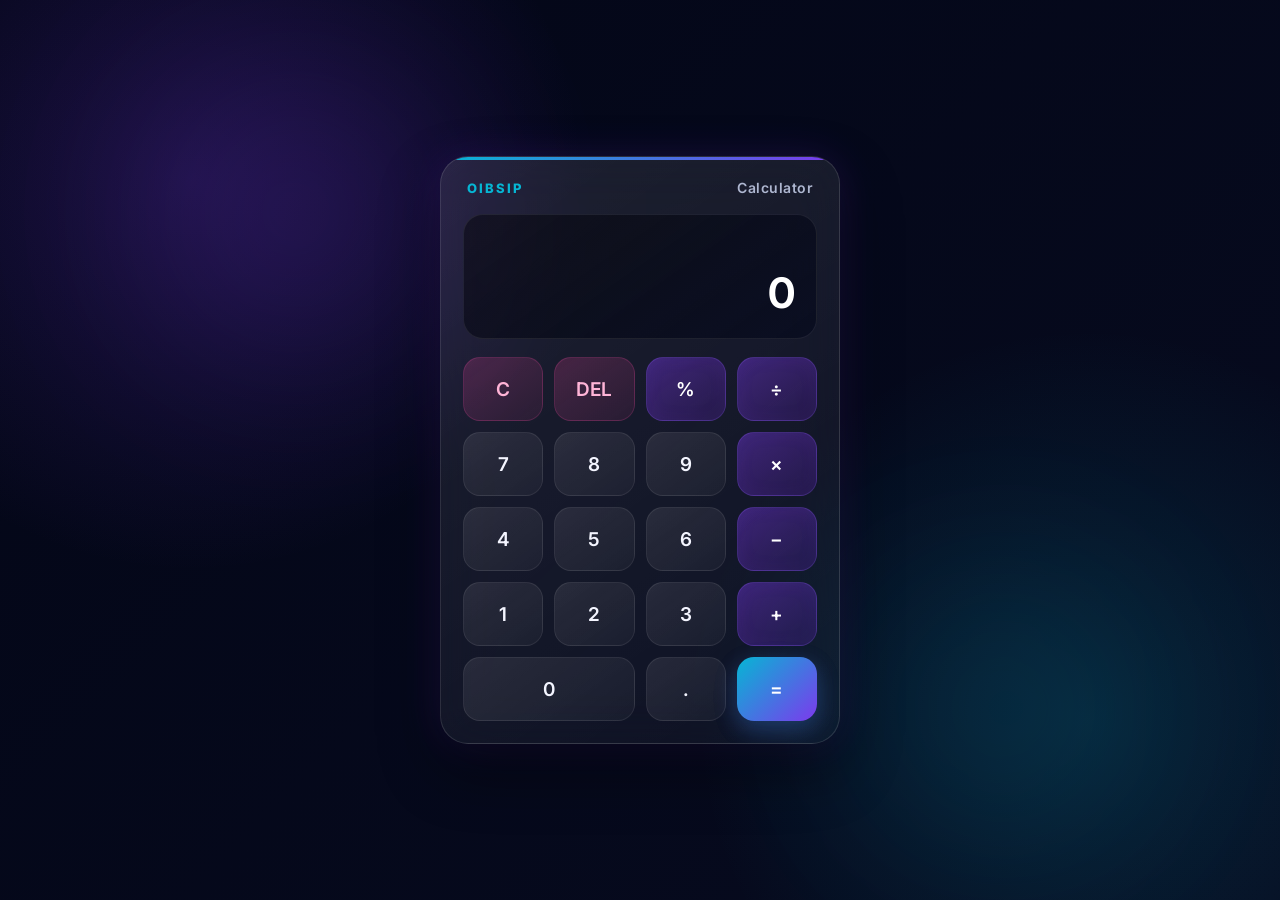
<file: WebDev-L2-Calculator/index.html>
<!DOCTYPE html>
<html lang="en">
<head>
    <meta charset="UTF-8">
    <meta name="viewport" content="width=device-width, initial-scale=1.0">

    <title>OIBSIP Calculator</title>

    <link rel="stylesheet" href="style.css">
</head>

<body>

    <main class="calculator-container">

        <div class="calculator">

            <div class="calculator-header">
                <span>OIBSIP</span>
                <span>Calculator</span>
            </div>

            <div class="display">
                <div id="previous-display"></div>
                <div id="current-display">0</div>
            </div>

            <div class="buttons">

                <button class="button action" data-action="clear">C</button>
                <button class="button action" data-action="delete">DEL</button>
                <button class="button operator" data-operation="%">%</button>
                <button class="button operator" data-operation="/">÷</button>

                <button class="button number" data-number="7">7</button>
                <button class="button number" data-number="8">8</button>
                <button class="button number" data-number="9">9</button>
                <button class="button operator" data-operation="*">×</button>

                <button class="button number" data-number="4">4</button>
                <button class="button number" data-number="5">5</button>
                <button class="button number" data-number="6">6</button>
                <button class="button operator" data-operation="-">−</button>

                <button class="button number" data-number="1">1</button>
                <button class="button number" data-number="2">2</button>
                <button class="button number" data-number="3">3</button>
                <button class="button operator" data-operation="+">+</button>

                <button class="button number zero" data-number="0">0</button>
                <button class="button number" data-number=".">.</button>
                <button class="button equals" data-action="calculate">=</button>

            </div>

        </div>

    </main>

    <script src="script.js"></script>

</body>
</html>
</file>
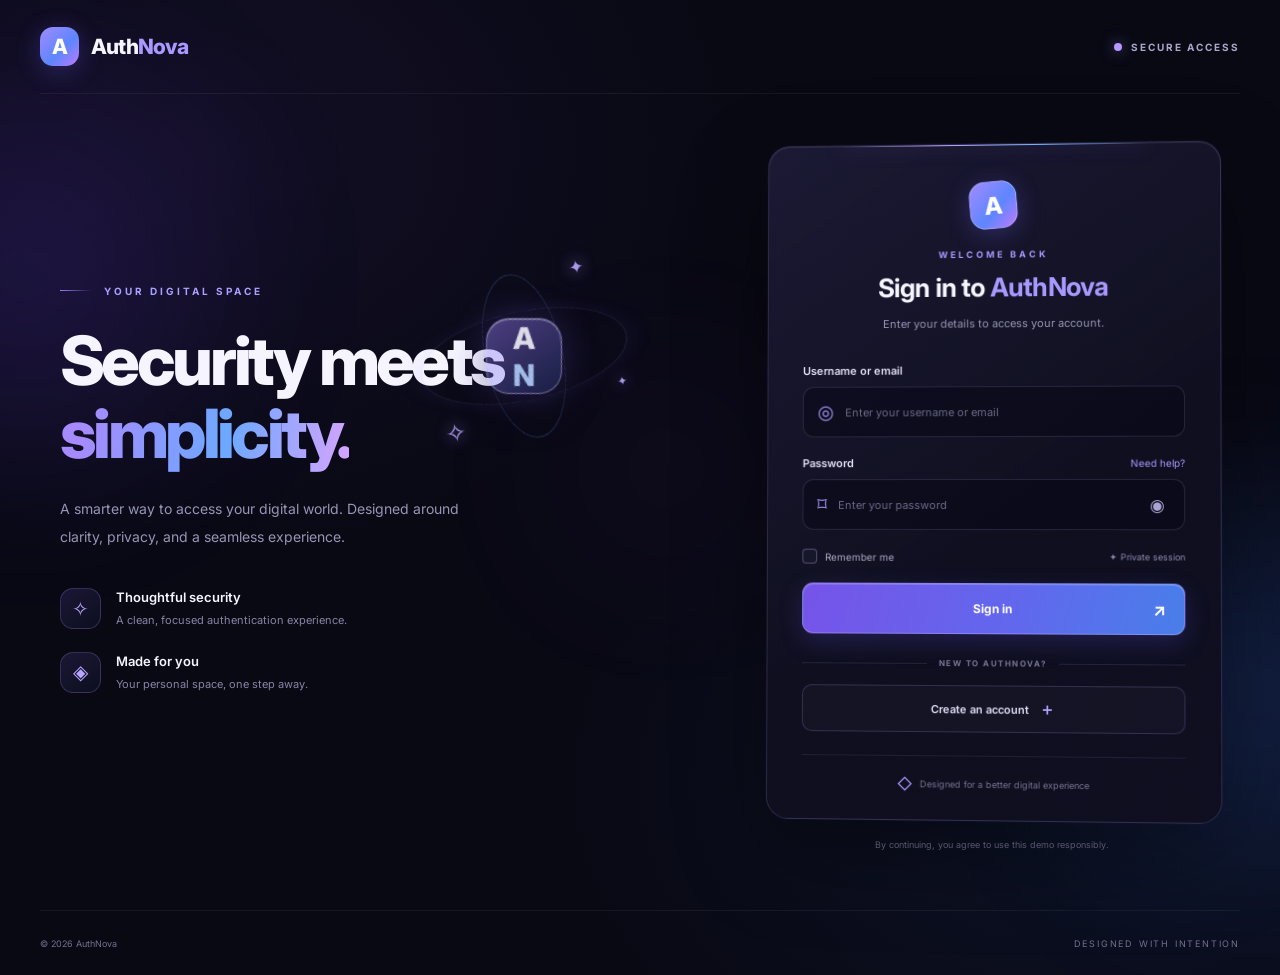
<file: WebDev-L2-LoginAuthentication/index.html>
<!DOCTYPE html>
<html lang="en">
<head>
  <meta charset="UTF-8">
  <meta name="viewport" content="width=device-width, initial-scale=1.0">
  <meta name="theme-color" content="#090914">
  <meta name="description" content="AuthNova — a modern authentication experience.">
  <title>AuthNova | Secure Login</title>

  <link rel="preconnect" href="https://fonts.googleapis.com">
  <link rel="preconnect" href="https://fonts.gstatic.com" crossorigin>
  <link href="https://fonts.googleapis.com/css2?family=Inter:wght@400;500;600;700;800&display=swap" rel="stylesheet">
  <link rel="stylesheet" href="css/style.css">
</head>

<body>
  <div class="ambient ambient-one"></div>
  <div class="ambient ambient-two"></div>
  <div class="ambient ambient-three"></div>

  <header class="topbar">
    <a class="brand" href="index.html" aria-label="AuthNova home">
      <span class="brand-mark">A</span>
      <span>Auth<span class="brand-highlight">Nova</span></span>
    </a>

    <div class="topbar-right">
      <span class="status-dot"></span>
      <span class="status-text">SECURE ACCESS</span>
    </div>
  </header>

  <main class="page-layout">
    <section class="welcome-panel">
      <div class="eyebrow">
        <span class="eyebrow-line"></span>
        YOUR DIGITAL SPACE
      </div>

      <h1>Security meets<br><span>simplicity.</span></h1>

      <p class="welcome-description">
        A smarter way to access your digital world.
        Designed around clarity, privacy, and a seamless experience.
      </p>

      <div class="feature-list">
        <div class="feature-item">
          <span class="feature-icon">✧</span>
          <div>
            <h3>Thoughtful security</h3>
            <p>A clean, focused authentication experience.</p>
          </div>
        </div>

        <div class="feature-item">
          <span class="feature-icon">◈</span>
          <div>
            <h3>Made for you</h3>
            <p>Your personal space, one step away.</p>
          </div>
        </div>
      </div>

      <div class="decorative-orbit" aria-hidden="true">
        <div class="orbit orbit-outer"></div>
        <div class="orbit orbit-middle"></div>
        <div class="orbit-core">A<span>N</span></div>
        <span class="orbit-star star-one">✦</span>
        <span class="orbit-star star-two">✧</span>
        <span class="orbit-star star-three">✦</span>
      </div>
    </section>

    <section class="auth-area">
      <div class="auth-card" id="authCard">
        <div class="card-top-glow"></div>

        <div class="card-heading">
          <div class="mini-brand-mark">A</div>
          <p class="card-kicker">WELCOME BACK</p>
          <h2>Sign in to <span>AuthNova</span></h2>
          <p class="card-subtitle">Enter your details to access your account.</p>
        </div>

        <form id="loginForm" novalidate>
          <div class="form-group">
            <label for="loginIdentifier">Username or email</label>
            <div class="input-shell">
              <span class="input-icon" aria-hidden="true">◎</span>
              <input
                type="text"
                id="loginIdentifier"
                name="identifier"
                placeholder="Enter your username or email"
                autocomplete="username"
                required
              >
            </div>
            <small class="field-error" id="identifierError"></small>
          </div>

          <div class="form-group">
            <div class="label-row">
              <label for="loginPassword">Password</label>
              <a class="text-link" href="#password-help" id="passwordHelp">Need help?</a>
            </div>

            <div class="input-shell">
              <span class="input-icon" aria-hidden="true">⌑</span>
              <input
                type="password"
                id="loginPassword"
                name="password"
                placeholder="Enter your password"
                autocomplete="current-password"
                required
              >
              <button
                class="toggle-password"
                type="button"
                id="toggleLoginPassword"
                aria-label="Show password"
              >◉</button>
            </div>
            <small class="field-error" id="passwordError"></small>
          </div>

          <div class="form-options">
            <label class="remember-option">
              <input type="checkbox" id="rememberMe">
              <span class="custom-checkbox"></span>
              <span>Remember me</span>
            </label>
            <span class="secure-label">✦ Private session</span>
          </div>

          <div class="form-message" id="loginMessage" role="status" aria-live="polite"></div>

          <button class="primary-button" type="submit">
            <span>Sign in</span>
            <span class="button-arrow">↗</span>
          </button>
        </form>

        <div class="divider"><span>NEW TO AUTHNOVA?</span></div>

        <a class="secondary-button" href="register.html">
          Create an account <span>＋</span>
        </a>

        <div class="card-footer">
          <span class="footer-lock">◇</span>
          Designed for a better digital experience
        </div>
      </div>

      <p class="below-card-note">
        By continuing, you agree to use this demo responsibly.
      </p>
    </section>
  </main>

  <footer class="site-footer">
    <span>© 2026 AuthNova</span>
    <span>DESIGNED WITH INTENTION</span>
  </footer>

  <script src="js/login.js" defer></script>
  
</body>
</html>
</file>
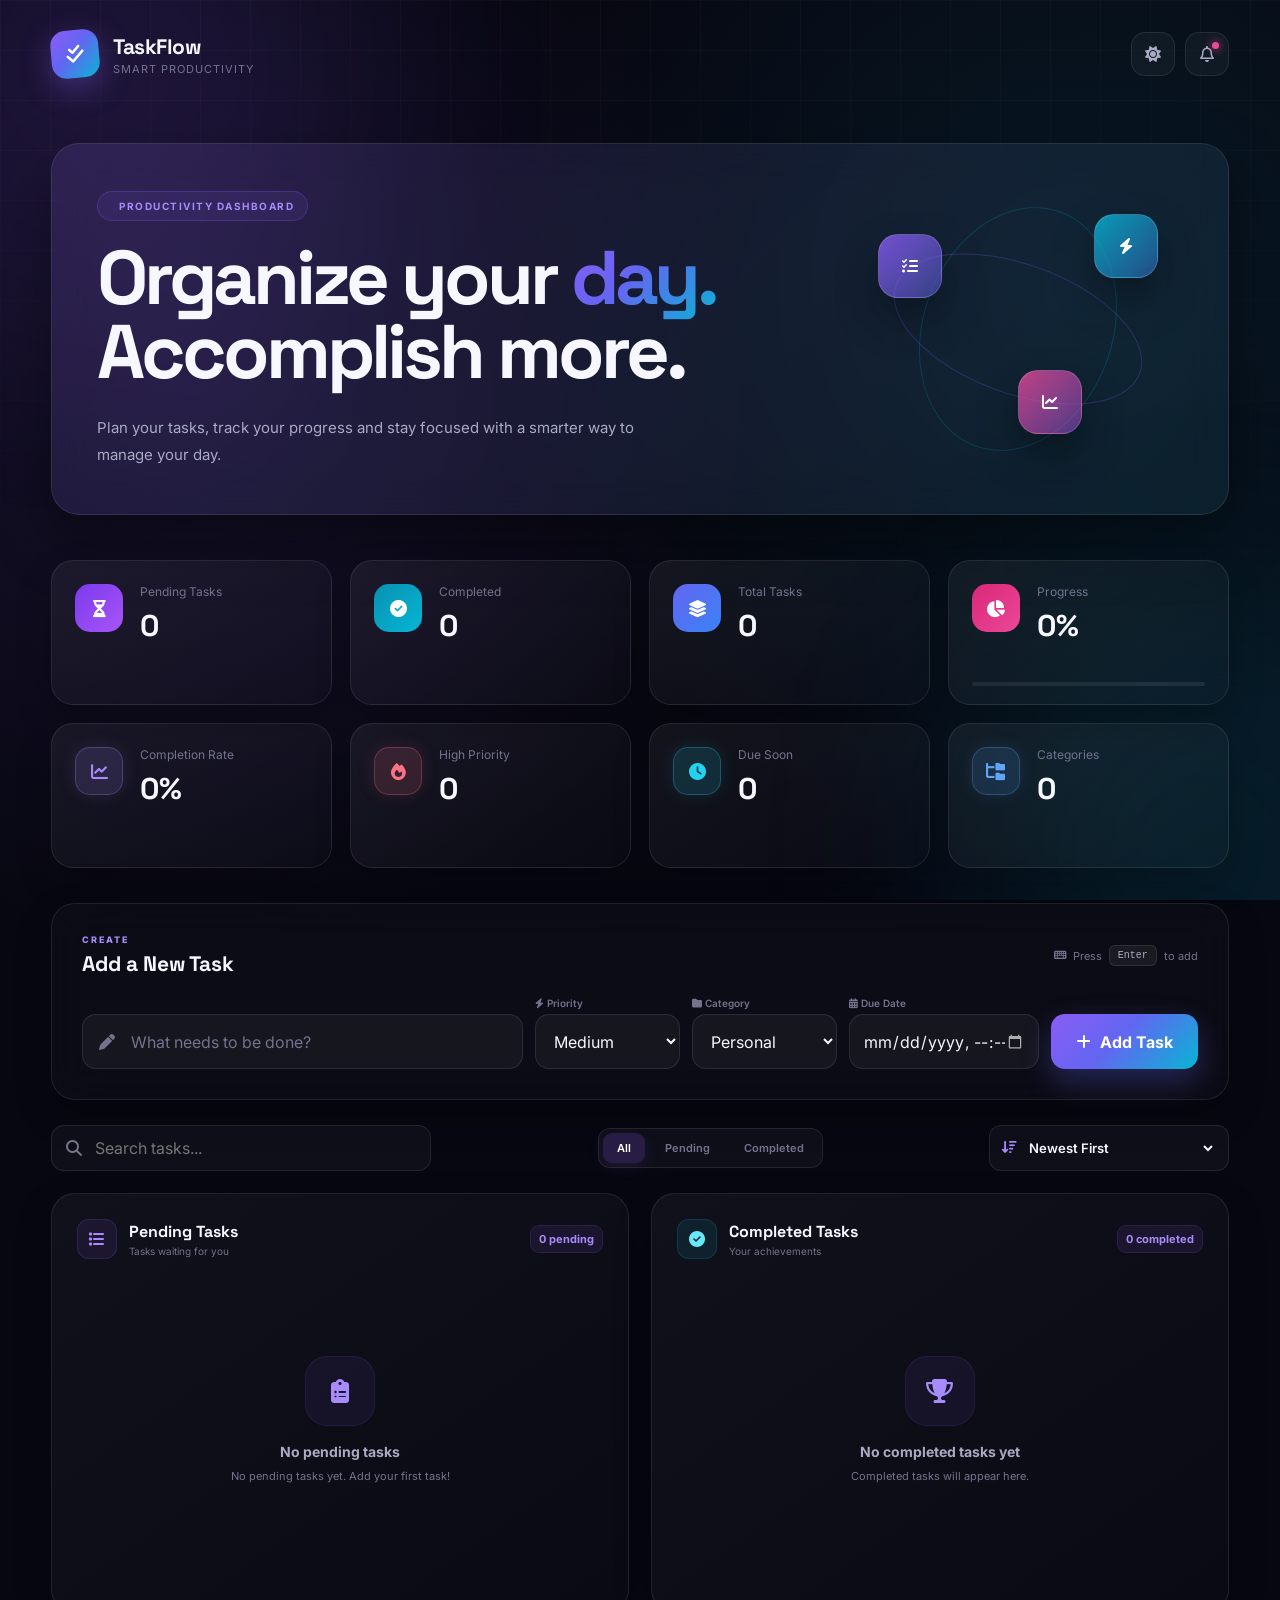
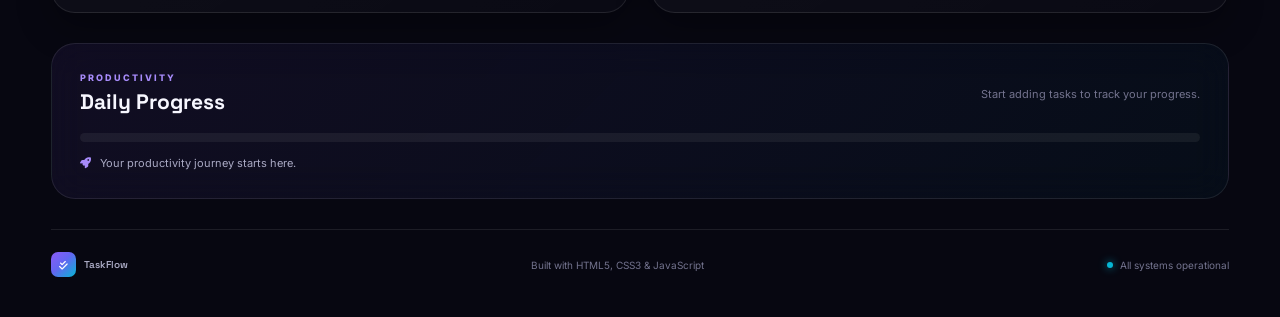
<file: WebDev-L2-ToDoWebApp/index.html>
<!doctype html>
<html lang="en">
  <head>
    <meta charset="UTF-8" />
    <meta name="viewport" content="width=device-width, initial-scale=1.0" />

    <meta
      name="description"
      content="A premium futuristic To-Do Web App built with HTML, CSS and JavaScript."
    />

    <title>TaskFlow — Smart To-Do App</title>

    <!-- Google Fonts -->
    <link rel="preconnect" href="https://fonts.googleapis.com" />
    <link rel="preconnect" href="https://fonts.gstatic.com" crossorigin />

    <link
      href="https://fonts.googleapis.com/css2?family=Inter:wght@400;500;600;700;800&family=Space+Grotesk:wght@400;500;600;700&display=swap"
      rel="stylesheet"
    />

    <!-- Font Awesome -->
    <link
      rel="stylesheet"
      href="https://cdnjs.cloudflare.com/ajax/libs/font-awesome/6.5.2/css/all.min.css"
    />

    <!-- Main CSS -->
    <link rel="stylesheet" href="style.css" />
  </head>

  <body>
    <!-- ================================
         BACKGROUND EFFECTS
    ================================= -->

    <div class="background">
      <div class="glow glow-one"></div>
      <div class="glow glow-two"></div>
      <div class="grid-overlay"></div>
    </div>

    <!-- ================================
         APP CONTAINER
    ================================= -->

    <div class="app-container">
      <!-- ============================
             HEADER
        ============================= -->

      <header class="top-header">
        <div class="brand">
          <div class="brand-icon">
            <i class="fa-solid fa-check-double"></i>
          </div>

          <div class="brand-text">
            <h1>TaskFlow</h1>
            <span>Smart Productivity</span>
          </div>
        </div>

        <div class="header-actions">
          <button
            class="icon-button"
            id="themeToggle"
            aria-label="Toggle theme"
            title="Toggle theme"
          >
            <i class="fa-solid fa-moon"></i>
          </button>

          <button
            class="icon-button"
            id="notificationButton"
            aria-label="Notifications"
            title="Notifications"
          >
            <i class="fa-regular fa-bell"></i>
            <span class="notification-dot"></span>
          </button>
        </div>
      </header>

      <!-- ============================
             HERO SECTION
        ============================= -->

      <section class="hero-section">
        <div class="hero-content">
          <span class="hero-badge">
            <i class="fa-solid fa-sparkles"></i>
            PRODUCTIVITY DASHBOARD
          </span>

          <h2>
            Organize your
            <span>day.</span>
            <br />
            Accomplish more.
          </h2>

          <p>
            Plan your tasks, track your progress and stay focused with a smarter
            way to manage your day.
          </p>
        </div>

        <div class="hero-decoration">
          <div class="orbit orbit-one"></div>
          <div class="orbit orbit-two"></div>

          <div class="floating-icon icon-one">
            <i class="fa-solid fa-list-check"></i>
          </div>

          <div class="floating-icon icon-two">
            <i class="fa-solid fa-bolt"></i>
          </div>

          <div class="floating-icon icon-three">
            <i class="fa-solid fa-chart-line"></i>
          </div>
        </div>
      </section>

      <!-- ============================
             STATISTICS
        ============================= -->

     <section class="stats-grid">

  <!-- Pending -->
  <article class="stat-card pending-stat">
    <div class="stat-icon">
      <i class="fa-solid fa-hourglass-half"></i>
    </div>

    <div class="stat-content">
      <span>Pending Tasks</span>
      <strong id="pendingCount">0</strong>
    </div>

    <div class="stat-decoration"></div>
  </article>


  <!-- Completed -->
  <article class="stat-card completed-stat">
    <div class="stat-icon">
      <i class="fa-solid fa-circle-check"></i>
    </div>

    <div class="stat-content">
      <span>Completed</span>
      <strong id="completedCount">0</strong>
    </div>

    <div class="stat-decoration"></div>
  </article>


  <!-- Total -->
  <article class="stat-card total-stat">
    <div class="stat-icon">
      <i class="fa-solid fa-layer-group"></i>
    </div>

    <div class="stat-content">
      <span>Total Tasks</span>
      <strong id="totalCount">0</strong>
    </div>

    <div class="stat-decoration"></div>
  </article>


  <!-- Progress -->
  <article class="stat-card progress-stat">
    <div class="stat-icon">
      <i class="fa-solid fa-chart-pie"></i>
    </div>

    <div class="stat-content">
      <span>Progress</span>
      <strong id="progressPercentage">0%</strong>
    </div>

    <div class="progress-mini">
      <div class="progress-mini-bar" id="progressBar"></div>
    </div>
  </article>


  <!-- Completion Rate -->
  <article class="stat-card completion-rate-stat advanced-stat">
    <div class="stat-icon">
      <i class="fa-solid fa-chart-line"></i>
    </div>

    <div class="stat-content">
      <span>Completion Rate</span>
      <strong id="completionRate">0%</strong>
    </div>

    <div class="stat-decoration"></div>
  </article>


  <!-- High Priority -->
  <article class="stat-card high-priority-stat advanced-stat">
    <div class="stat-icon">
      <i class="fa-solid fa-fire"></i>
    </div>

    <div class="stat-content">
      <span>High Priority</span>
      <strong id="highPriorityCount">0</strong>
    </div>

    <div class="stat-decoration"></div>
  </article>


  <!-- Due Soon -->
  <article class="stat-card due-soon-stat advanced-stat">
    <div class="stat-icon">
      <i class="fa-solid fa-clock"></i>
    </div>

    <div class="stat-content">
      <span>Due Soon</span>
      <strong id="dueSoonCount">0</strong>
    </div>

    <div class="stat-decoration"></div>
  </article>


  <!-- Categories -->
  <article class="stat-card categories-stat advanced-stat">
    <div class="stat-icon">
      <i class="fa-solid fa-folder-tree"></i>
    </div>

    <div class="stat-content">
      <span>Categories</span>
      <strong id="categoryCount">0</strong>
    </div>

    <div class="stat-decoration"></div>
  </article>

</section>

      <!-- ============================
             ADD TASK
        ============================= -->

      <section class="task-input-section">
        <div class="section-heading">
          <div>
            <span class="section-label"> CREATE </span>

            <h3>Add a New Task</h3>
          </div>

         <div class="keyboard-hint">
    <i class="fa-solid fa-keyboard"></i>
    <span>Press</span>
    <kbd>Enter</kbd>
    <span>to add</span>
</div>
        </div>

        <form id="taskForm" class="task-form">
          <!-- Task Input -->
          <div class="input-wrapper">
            <i class="fa-solid fa-pen"></i>

            <input
              type="text"
              id="taskInput"
              name="task"
              placeholder="What needs to be done?"
              autocomplete="off"
              maxlength="120"
            />
          </div>

          <!-- Priority -->
          <div class="priority-wrapper">
            <label for="prioritySelect">
              <i class="fa-solid fa-bolt"></i>
              Priority
            </label>

            <select id="prioritySelect">
              <option value="low">Low</option>

              <option value="medium" selected>Medium</option>

              <option value="high">High</option>
            </select>
          </div>

          <!-- Category -->
          <div class="priority-wrapper">
            <label for="categorySelect">
              <i class="fa-solid fa-folder"></i>
              Category
            </label>

            <select id="categorySelect">
              <option value="work">Work</option>

              <option value="study">Study</option>

              <option value="personal" selected>Personal</option>

              <option value="other">Other</option>
            </select>
          </div>

          <!-- Due Date -->
          <div class="priority-wrapper">
            <label for="dueDate">
              <i class="fa-solid fa-calendar-days"></i>
              Due Date
            </label>

            <input type="datetime-local" id="dueDate" name="dueDate" />
          </div>

          <!-- Add Button -->
          <button type="submit" class="add-task-button" id="addTaskButton">
            <i class="fa-solid fa-plus"></i>

            <span>Add Task</span>
          </button>
        </form>
      </section>

      <!-- ============================
             TASK TOOLBAR
        ============================= -->

      <section class="task-toolbar">
        <div class="search-box">
          <i class="fa-solid fa-magnifying-glass"></i>

          <input
            type="search"
            id="searchInput"
            placeholder="Search tasks..."
            autocomplete="off"
          />
        </div>

        <div class="filter-buttons">
          <button class="filter-button active" data-filter="all">All</button>

          <button class="filter-button" data-filter="pending">Pending</button>

          <button class="filter-button" data-filter="completed">
            Completed
          </button>
        </div>

        <div class="sort-wrapper">
          <i class="fa-solid fa-arrow-down-wide-short"></i>

          <select id="sortSelect" class="sort-select">
            <option value="newest">Newest First</option>
            <option value="oldest">Oldest First</option>
            <option value="priority">Priority: High → Low</option>
            <option value="dueDate">Due Date: Nearest First</option>
          </select>
        </div>
      </section>

      <!-- ============================
             TASK BOARD
        ============================= -->

      <main class="task-board">
        <!-- ========================
                 PENDING TASKS
            ========================= -->

        <section class="task-column pending-column">
          <div class="column-header">
            <div class="column-title">
              <div class="column-icon">
                <i class="fa-solid fa-list"></i>
              </div>

              <div>
                <h3>Pending Tasks</h3>

                <span> Tasks waiting for you </span>
              </div>
            </div>

            <span class="task-count" id="pendingBadge"> 0 </span>
          </div>

          <div class="task-list" id="pendingTasks">
            <!-- Tasks will be inserted by JavaScript -->
          </div>

          <!-- Empty State -->

          <div class="empty-state" id="pendingEmpty">
            <div class="empty-icon">
              <i class="fa-solid fa-clipboard-list"></i>
            </div>

            <h4>No pending tasks</h4>

            <p>You're all caught up. Add a new task to get started.</p>
          </div>
        </section>

        <!-- ========================
                 COMPLETED TASKS
            ========================= -->

        <section class="task-column completed-column">
          <div class="column-header">
            <div class="column-title">
              <div class="column-icon">
                <i class="fa-solid fa-circle-check"></i>
              </div>

              <div>
                <h3>Completed Tasks</h3>

                <span> Your achievements </span>
              </div>
            </div>

            <span class="task-count" id="completedBadge"> 0 </span>
          </div>

          <div class="task-list" id="completedTasks">
            <!-- Completed tasks will be inserted by JavaScript -->
          </div>

          <!-- Empty State -->

          <div class="empty-state" id="completedEmpty">
            <div class="empty-icon">
              <i class="fa-solid fa-trophy"></i>
            </div>

            <h4>No completed tasks yet</h4>

            <p>Complete your first task and watch your progress grow.</p>
          </div>
        </section>
      </main>

      <!-- ============================
             PRODUCTIVITY FOOTER
        ============================= -->

      <section class="productivity-section">
        <div class="productivity-header">
          <div>
            <span class="section-label"> PRODUCTIVITY </span>

            <h3>Daily Progress</h3>
          </div>

          <span id="progressText"> 0 of 0 completed </span>
        </div>

        <div class="large-progress">
          <div class="large-progress-bar" id="largeProgressBar"></div>
        </div>

        <div class="productivity-message">
          <i class="fa-solid fa-rocket"></i>

          <span id="productivityMessage">
            Start adding tasks and make today productive.
          </span>
        </div>
      </section>

      <!-- ============================
             FOOTER
        ============================= -->

      <footer class="app-footer">
        <div class="footer-brand">
          <div class="footer-logo">
            <i class="fa-solid fa-check-double"></i>
          </div>

          <span> TaskFlow </span>
        </div>

        <p>Built with HTML5, CSS3 & JavaScript</p>

        <div class="footer-status">
          <span class="status-dot"></span>

          <span> All systems operational </span>
        </div>
      </footer>
    </div>

    <!-- ================================
         NOTIFICATION TOAST
    ================================= -->

    <div class="toast" id="toast" role="alert" aria-live="polite">
      <div class="toast-icon">
        <i class="fa-solid fa-check"></i>
      </div>

      <div class="toast-content">
        <strong id="toastTitle"> Success </strong>

        <span id="toastMessage"> Task added successfully. </span>
      </div>

      <button
        class="toast-close"
        id="toastClose"
        aria-label="Close notification"
      >
        <i class="fa-solid fa-xmark"></i>
      </button>
    </div>

    <!-- Main JavaScript -->
    <script src="script.js"></script>
  </body>
</html>
</file>
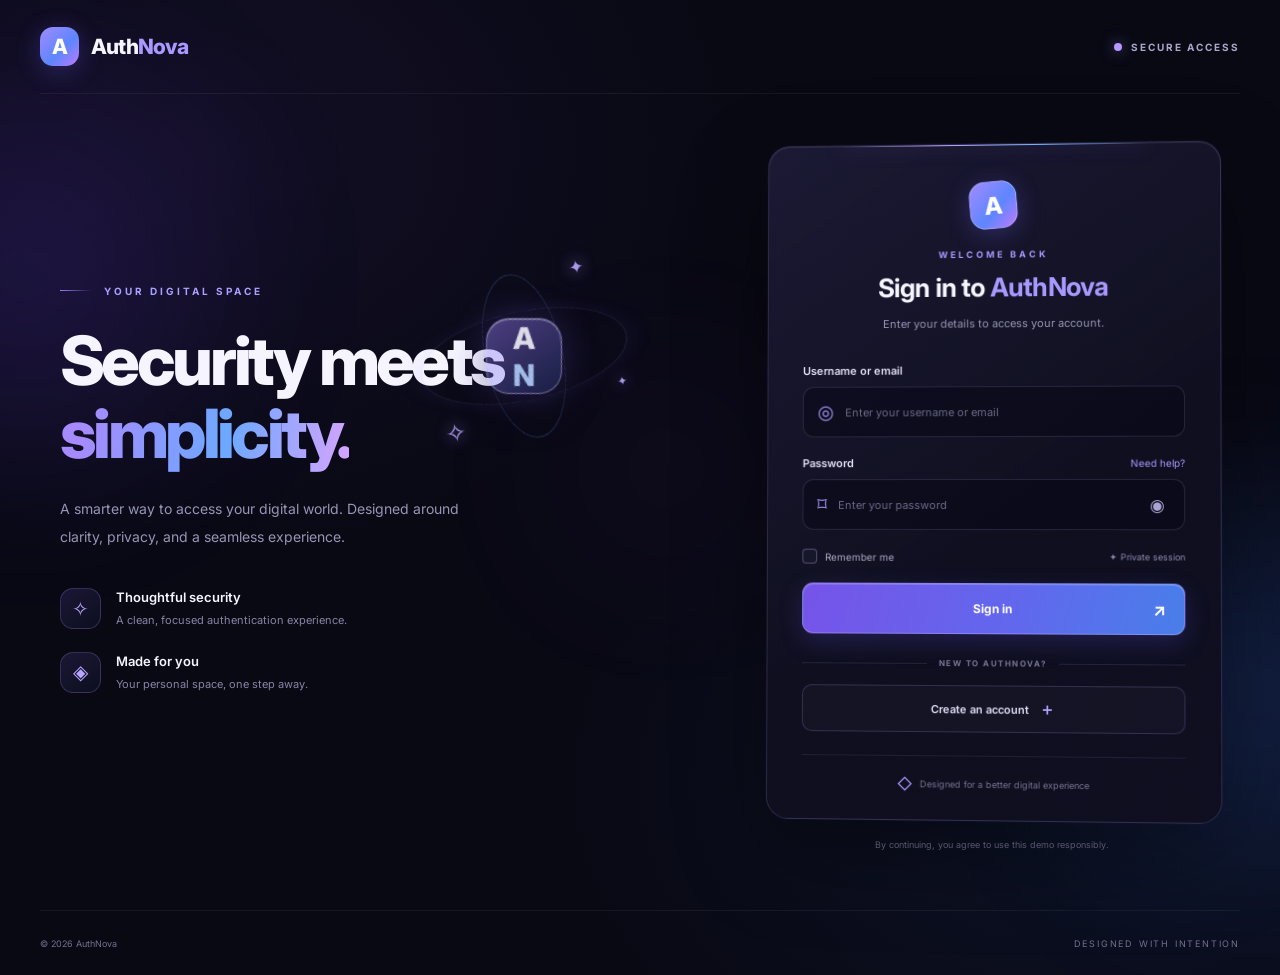
<file: WebDev-L2-LoginAuthentication/dashboard.html>
<!DOCTYPE html>
<html lang="en">
<head>
  <meta charset="UTF-8">
  <meta name="viewport" content="width=device-width, initial-scale=1.0">

  <meta
    name="description"
    content="Your personal AuthNova account dashboard."
  >

  <title>Dashboard | AuthNova</title>

  <link rel="preconnect" href="https://fonts.googleapis.com">
  <link rel="preconnect" href="https://fonts.gstatic.com" crossorigin>

  <link
    href="https://fonts.googleapis.com/css2?family=Inter:wght@400;500;600;700;800&display=swap"
    rel="stylesheet"
  >

  <link rel="stylesheet" href="css/style.css">
</head>

<body class="dashboard-page">

  <header class="dashboard-header">
    <a class="brand" href="dashboard.html" aria-label="AuthNova home">
      <span class="brand-mark">A</span>
      <span class="brand-name">AuthNova</span>
    </a>

    <button
      type="button"
      class="btn btn-secondary"
      id="logoutButton"
    >
      Log Out
    </button>
  </header>

  <main class="dashboard-main">
    <section class="dashboard-welcome">
      <span class="eyebrow">YOUR PERSONAL SPACE</span>

      <h1>
        Welcome back,
        <span id="dashboardUsername">User</span>
      </h1>

      <p>
        You’re signed in to AuthNova. Your personal dashboard
        is ready for you.
      </p>
    </section>

    <section class="dashboard-grid" aria-label="Account overview">

      <article class="dashboard-card">
        <span class="dashboard-card-icon" aria-hidden="true">✦</span>
        <h2>Account Status</h2>
        <p class="dashboard-status">
          <span class="status-dot"></span>
          Signed in
        </p>
        <p>Your demo account is currently active.</p>
      </article>

      <article class="dashboard-card">
        <span class="dashboard-card-icon" aria-hidden="true">◎</span>
        <h2>Your Profile</h2>
        <p id="dashboardEmail">Email not available</p>
        <p>Your account details are shown here.</p>
      </article>

      <article class="dashboard-card">
        <span class="dashboard-card-icon" aria-hidden="true">◷</span>
        <h2>Member Since</h2>
        <p id="dashboardCreatedAt">Recently joined</p>
        <p>Your journey with AuthNova starts here.</p>
      </article>

    </section>

    <section class="dashboard-security">
      <div>
        <span class="eyebrow">SECURITY CENTER</span>
        <h2>Stay mindful of your account</h2>
        <p>
          Always log out when using a shared computer.
          This demonstration stores account information in your browser.
        </p>
      </div>

      <span class="security-symbol" aria-hidden="true">◇</span>
    </section>
  </main>

  <footer class="site-footer">
    <span>© 2026 AuthNova</span>
    <span>DESIGNED WITH INTENTION</span>
  </footer>

  <script src="js/dashboard.js" defer></script>
</body>
</html>
</file>
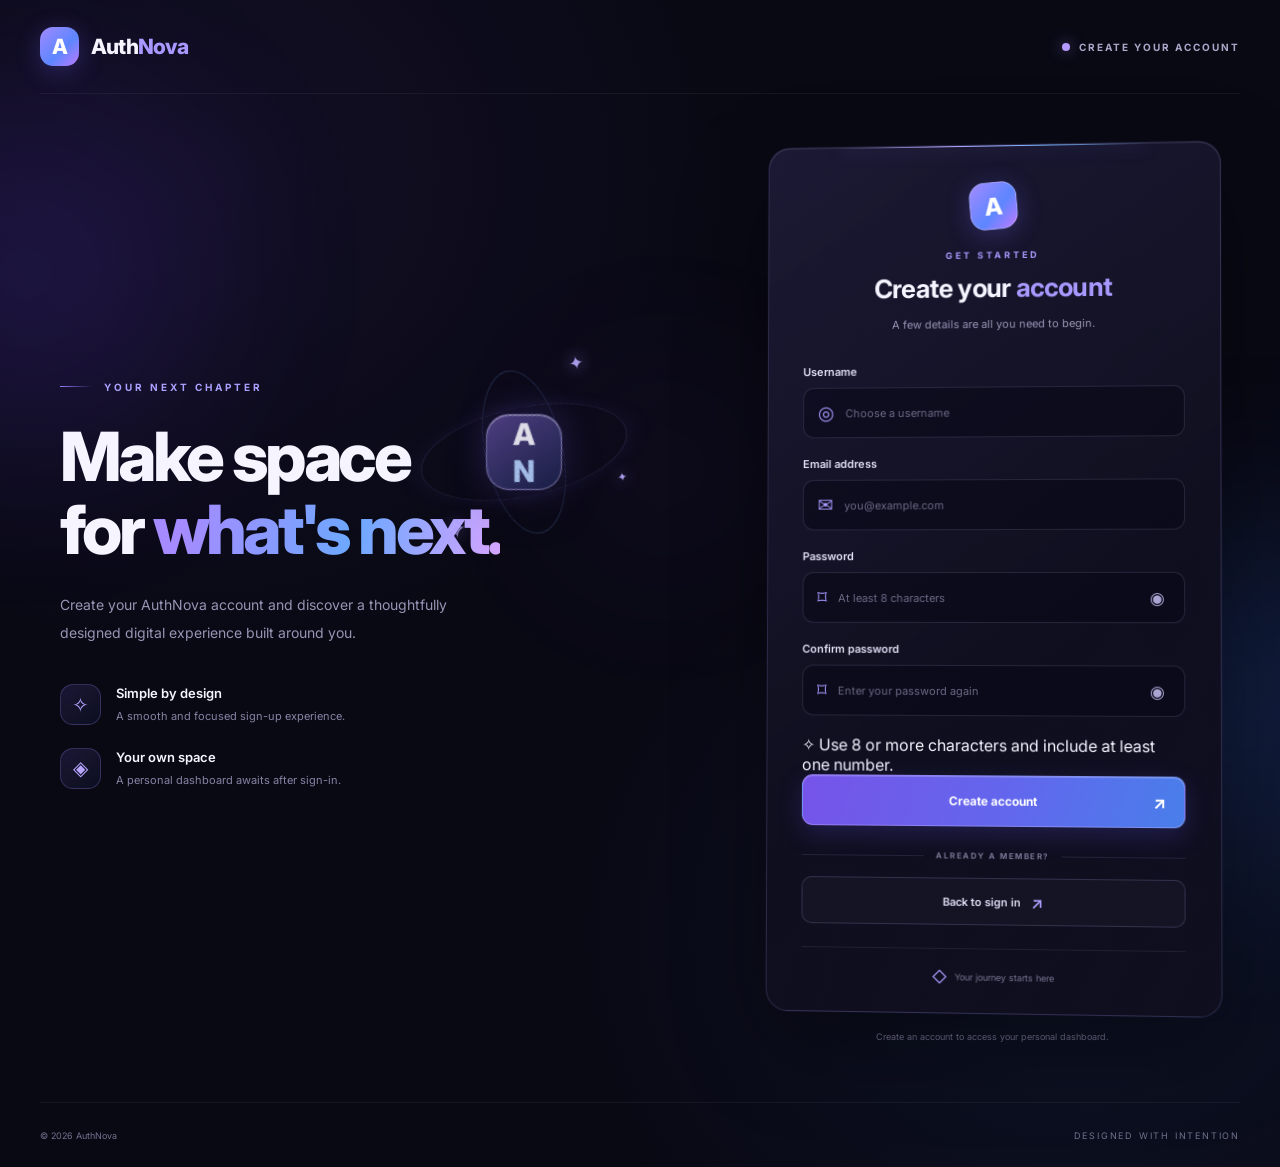
<file: WebDev-L2-LoginAuthentication/register.html>
<!DOCTYPE html>
<html lang="en">
<head>
  <meta charset="UTF-8">
  <meta name="viewport" content="width=device-width, initial-scale=1.0">
  <meta name="theme-color" content="#090914">
  <meta name="description" content="Create your AuthNova account.">
  <title>AuthNova | Create Account</title>

  <link rel="preconnect" href="https://fonts.googleapis.com">
  <link rel="preconnect" href="https://fonts.gstatic.com" crossorigin>
  <link href="https://fonts.googleapis.com/css2?family=Inter:wght@400;500;600;700;800&display=swap" rel="stylesheet">
  <link rel="stylesheet" href="css/style.css">
</head>

<body>
  <div class="ambient ambient-one"></div>
  <div class="ambient ambient-two"></div>
  <div class="ambient ambient-three"></div>

  <header class="topbar">
    <a class="brand" href="index.html" aria-label="AuthNova home">
      <span class="brand-mark">A</span>
      <span>Auth<span class="brand-highlight">Nova</span></span>
    </a>

    <div class="topbar-right">
      <span class="status-dot"></span>
      <span class="status-text">CREATE YOUR ACCOUNT</span>
    </div>
  </header>

  <main class="page-layout register-layout">
    <section class="welcome-panel">
      <div class="eyebrow">
        <span class="eyebrow-line"></span>
        YOUR NEXT CHAPTER
      </div>

      <h1>Make space<br>for <span>what's next.</span></h1>

      <p class="welcome-description">
        Create your AuthNova account and discover a thoughtfully
        designed digital experience built around you.
      </p>

      <div class="feature-list">
        <div class="feature-item">
          <span class="feature-icon">✧</span>
          <div>
            <h3>Simple by design</h3>
            <p>A smooth and focused sign-up experience.</p>
          </div>
        </div>

        <div class="feature-item">
          <span class="feature-icon">◈</span>
          <div>
            <h3>Your own space</h3>
            <p>A personal dashboard awaits after sign-in.</p>
          </div>
        </div>
      </div>

      <div class="decorative-orbit" aria-hidden="true">
        <div class="orbit orbit-outer"></div>
        <div class="orbit orbit-middle"></div>
        <div class="orbit-core">A<span>N</span></div>
        <span class="orbit-star star-one">✦</span>
        <span class="orbit-star star-two">✧</span>
        <span class="orbit-star star-three">✦</span>
      </div>
    </section>

    <section class="auth-area">
      <div class="auth-card" id="registerCard">
        <div class="card-top-glow"></div>

        <div class="card-heading">
          <div class="mini-brand-mark">A</div>
          <p class="card-kicker">GET STARTED</p>
          <h2>Create your <span>account</span></h2>
          <p class="card-subtitle">A few details are all you need to begin.</p>
        </div>

        <form id="registerForm" novalidate>
          <div class="form-group">
            <label for="registerUsername">Username</label>
            <div class="input-shell">
              <span class="input-icon" aria-hidden="true">◎</span>
              <input
                type="text"
                id="registerUsername"
                name="username"
                placeholder="Choose a username"
                autocomplete="username"
                minlength="3"
                required
              >
            </div>
            <small class="field-error" id="usernameError"></small>
          </div>

          <div class="form-group">
            <label for="registerEmail">Email address</label>
            <div class="input-shell">
              <span class="input-icon" aria-hidden="true">✉</span>
              <input
                type="email"
                id="registerEmail"
                name="email"
                placeholder="you@example.com"
                autocomplete="email"
                required
              >
            </div>
            <small class="field-error" id="emailError"></small>
          </div>

          <div class="form-group">
            <label for="registerPassword">Password</label>
            <div class="input-shell">
              <span class="input-icon" aria-hidden="true">⌑</span>
              <input
                type="password"
                id="registerPassword"
                name="password"
                placeholder="At least 8 characters"
                autocomplete="new-password"
                minlength="8"
                required
              >
              <button
                class="toggle-password"
                type="button"
                id="toggleRegisterPassword"
                aria-label="Show password"
              >◉</button>
            </div>
            <small class="field-error" id="registerPasswordError"></small>
          </div>

          <div class="form-group">
            <label for="confirmPassword">Confirm password</label>
            <div class="input-shell">
              <span class="input-icon" aria-hidden="true">⌑</span>
              <input
                type="password"
                id="confirmPassword"
                name="confirmPassword"
                placeholder="Enter your password again"
                autocomplete="new-password"
                required
              >
              <button
                class="toggle-password"
                type="button"
                id="toggleConfirmPassword"
                aria-label="Show confirmation password"
              >◉</button>
            </div>
            <small class="field-error" id="confirmPasswordError"></small>
          </div>

          <div class="password-guidance">
            <span class="guidance-icon">✧</span>
            <span>Use 8 or more characters and include at least one number.</span>
          </div>

          <div class="form-message" id="registerMessage" role="status" aria-live="polite"></div>

          <button class="primary-button" type="submit">
            <span>Create account</span>
            <span class="button-arrow">↗</span>
          </button>
        </form>

        <div class="divider"><span>ALREADY A MEMBER?</span></div>

        <a class="secondary-button" href="index.html">
          Back to sign in <span>↗</span>
        </a>

        <div class="card-footer">
          <span class="footer-lock">◇</span>
          Your journey starts here
        </div>
      </div>

      <p class="below-card-note">
        Create an account to access your personal dashboard.
      </p>
    </section>
  </main>

  <footer class="site-footer">
    <span>© 2026 AuthNova</span>
    <span>DESIGNED WITH INTENTION</span>
  </footer>
  <script src="js/register.js" defer></script>
</body>
</html>
</file>
<file: WebDev-L2-Calculator/style.css>
/* =========================================
   OIBSIP Calculator
   Modern Responsive CSS
   ========================================= */

/* Google Font */
@import url('https://fonts.googleapis.com/css2?family=Inter:wght@400;500;600;700;800&display=swap');


/* =========================================
   1. Global Styles
   ========================================= */

* {
    margin: 0;
    padding: 0;
    box-sizing: border-box;
}

:root {
    --bg-dark: #030617;
    --bg-main: #070b1f;

    --primary: #7c3aed;
    --secondary: #8b5cf6;
    --cyan: #06b6d4;
    --pink: #ec4899;

    --text-main: #ffffff;
    --text-light: #aeb7d0;

    --glass: rgba(255, 255, 255, 0.07);
    --glass-border: rgba(255, 255, 255, 0.12);

    --shadow:
        0 25px 60px rgba(0, 0, 0, 0.45),
        0 0 40px rgba(124, 58, 237, 0.18);
}

html {
    scroll-behavior: smooth;
}

body {
    min-height: 100vh;

    font-family: 'Inter', sans-serif;

    background:
        radial-gradient(
            circle at 15% 20%,
            rgba(124, 58, 237, 0.20),
            transparent 30%
        ),
        radial-gradient(
            circle at 85% 80%,
            rgba(6, 182, 212, 0.15),
            transparent 30%
        ),
        linear-gradient(
            135deg,
            var(--bg-dark),
            var(--bg-main)
        );

    color: var(--text-main);

    display: flex;
    align-items: center;
    justify-content: center;

    overflow-x: hidden;
}


/* =========================================
   2. Main Container
   ========================================= */

.calculator-container {
    width: 100%;
    min-height: 100vh;

    display: flex;
    align-items: center;
    justify-content: center;

    padding: 30px;

    position: relative;
}


/* Decorative glowing background */

.calculator-container::before {
    content: "";

    position: absolute;

    width: 280px;
    height: 280px;

    background: var(--primary);

    border-radius: 50%;

    filter: blur(100px);

    opacity: 0.18;

    top: 8%;
    left: 12%;

    animation: floatingGlow 7s ease-in-out infinite;
}

.calculator-container::after {
    content: "";

    position: absolute;

    width: 240px;
    height: 240px;

    background: var(--cyan);

    border-radius: 50%;

    filter: blur(100px);

    opacity: 0.13;

    bottom: 8%;
    right: 12%;

    animation: floatingGlow 8s ease-in-out infinite reverse;
}


/* =========================================
   3. Calculator Card
   ========================================= */

.calculator {
    width: min(100%, 400px);

    padding: 22px;

    position: relative;
    z-index: 2;

    border-radius: 28px;

    background:
        linear-gradient(
            145deg,
            rgba(255, 255, 255, 0.10),
            rgba(255, 255, 255, 0.035)
        );

    border: 1px solid var(--glass-border);

    backdrop-filter: blur(25px);
    -webkit-backdrop-filter: blur(25px);

    box-shadow: var(--shadow);

    overflow: hidden;

    animation: calculatorAppear 0.8s ease;
}


/* Gradient line at the top */

.calculator::before {
    content: "";

    position: absolute;

    top: 0;
    left: 0;

    width: 100%;
    height: 3px;

    background:
        linear-gradient(
            90deg,
            var(--cyan),
            var(--primary),
            var(--pink)
        );

    background-size: 200% 100%;

    animation: gradientMove 4s linear infinite;
}


/* =========================================
   4. Calculator Header
   ========================================= */

.calculator-header {
    display: flex;

    justify-content: space-between;
    align-items: center;

    margin-bottom: 18px;

    padding: 0 4px;
}

.calculator-header span:first-child {
    font-size: 13px;

    font-weight: 800;

    letter-spacing: 2px;

    color: var(--cyan);

    text-transform: uppercase;
}

.calculator-header span:last-child {
    font-size: 14px;

    font-weight: 600;

    color: var(--text-light);

    letter-spacing: 0.5px;
}


/* =========================================
   5. Display
   ========================================= */

.display {
    min-height: 125px;

    padding: 20px;

    margin-bottom: 18px;

    border-radius: 20px;

    background:
        linear-gradient(
            145deg,
            rgba(0, 0, 0, 0.42),
            rgba(7, 11, 31, 0.75)
        );

    border: 1px solid rgba(255, 255, 255, 0.08);

    display: flex;

    flex-direction: column;

    justify-content: flex-end;

    align-items: flex-end;

    overflow: hidden;
}

#previous-display {
    min-height: 24px;

    width: 100%;

    text-align: right;

    color: #78829c;

    font-size: 14px;

    font-weight: 500;

    margin-bottom: 6px;

    overflow: hidden;

    white-space: nowrap;

    text-overflow: ellipsis;
}

#current-display {
    width: 100%;

    text-align: right;

    color: var(--text-main);

    font-size: clamp(30px, 8vw, 42px);

    font-weight: 700;

    letter-spacing: 1px;

    overflow: hidden;

    white-space: nowrap;

    text-overflow: ellipsis;
}


/* =========================================
   6. Buttons Grid
   ========================================= */

.buttons {
    display: grid;

    grid-template-columns: repeat(4, 1fr);

    gap: 11px;
}


/* =========================================
   7. General Button Style
   ========================================= */

.button {
    min-height: 64px;

    border: none;

    border-radius: 17px;

    font-family: inherit;

    font-size: 19px;

    font-weight: 600;

    color: var(--text-main);

    background:
        linear-gradient(
            145deg,
            rgba(255, 255, 255, 0.09),
            rgba(255, 255, 255, 0.035)
        );

    border: 1px solid rgba(255, 255, 255, 0.08);

    cursor: pointer;

    transition:
        transform 0.18s ease,
        background 0.25s ease,
        box-shadow 0.25s ease,
        border-color 0.25s ease;

    position: relative;

    overflow: hidden;

    user-select: none;
}


/* Button shine effect */

.button::before {
    content: "";

    position: absolute;

    top: 0;
    left: -120%;

    width: 70%;
    height: 100%;

    background:
        linear-gradient(
            90deg,
            transparent,
            rgba(255, 255, 255, 0.12),
            transparent
        );

    transform: skewX(-20deg);

    transition: left 0.5s ease;
}

.button:hover::before {
    left: 140%;
}


/* Hover */

.button:hover {
    transform: translateY(-3px);

    border-color: rgba(139, 92, 246, 0.45);

    background:
        linear-gradient(
            145deg,
            rgba(139, 92, 246, 0.20),
            rgba(255, 255, 255, 0.06)
        );

    box-shadow:
        0 10px 25px rgba(0, 0, 0, 0.25),
        0 0 18px rgba(124, 58, 237, 0.15);
}


/* Click */

.button:active {
    transform: scale(0.94);
}


/* =========================================
   8. Number Buttons
   ========================================= */

.number {
    color: #f4f5ff;
}


/* =========================================
   9. Operator Buttons
   ========================================= */

.operator {
    color: #ffffff;

    background:
        linear-gradient(
            145deg,
            rgba(124, 58, 237, 0.40),
            rgba(91, 33, 182, 0.22)
        );

    border-color: rgba(139, 92, 246, 0.25);

    box-shadow:
        inset 0 0 18px rgba(124, 58, 237, 0.08);
}

.operator:hover {
    background:
        linear-gradient(
            145deg,
            rgba(139, 92, 246, 0.60),
            rgba(124, 58, 237, 0.35)
        );

    box-shadow:
        0 0 25px rgba(124, 58, 237, 0.25);
}


/* =========================================
   10. Action Buttons
   ========================================= */

.action {
    color: #ffb4d7;

    background:
        linear-gradient(
            145deg,
            rgba(236, 72, 153, 0.22),
            rgba(236, 72, 153, 0.08)
        );

    border-color: rgba(236, 72, 153, 0.20);
}

.action:hover {
    background:
        linear-gradient(
            145deg,
            rgba(236, 72, 153, 0.38),
            rgba(236, 72, 153, 0.12)
        );

    box-shadow:
        0 0 22px rgba(236, 72, 153, 0.20);
}


/* =========================================
   11. Equals Button
   ========================================= */

.equals {
    color: white;

    background:
        linear-gradient(
            135deg,
            var(--cyan),
            var(--primary)
        );

    border: none;

    box-shadow:
        0 8px 25px rgba(6, 182, 212, 0.20),
        0 8px 25px rgba(124, 58, 237, 0.20);
}

.equals:hover {
    background:
        linear-gradient(
            135deg,
            var(--primary),
            var(--pink)
        );

    box-shadow:
        0 12px 30px rgba(124, 58, 237, 0.30);
}


/* =========================================
   12. Zero Button
   ========================================= */

.zero {
    grid-column: span 2;
}


/* =========================================
   13. Focus / Accessibility
   ========================================= */

.button:focus-visible {
    outline: 2px solid var(--cyan);

    outline-offset: 3px;
}


/* =========================================
   14. Animations
   ========================================= */

@keyframes calculatorAppear {

    from {
        opacity: 0;

        transform:
            translateY(30px)
            scale(0.96);
    }

    to {
        opacity: 1;

        transform:
            translateY(0)
            scale(1);
    }
}


@keyframes floatingGlow {

    0%,
    100% {
        transform: translate(0, 0);
    }

    50% {
        transform: translate(25px, -25px);
    }
}


@keyframes gradientMove {

    0% {
        background-position: 0% 50%;
    }

    50% {
        background-position: 100% 50%;
    }

    100% {
        background-position: 0% 50%;
    }
}


/* =========================================
   15. Tablet / Small Laptop
   ========================================= */

@media (max-width: 700px) {

    .calculator-container {
        padding: 20px;
    }

    .calculator {
        width: min(100%, 390px);
    }
}


/* =========================================
   16. Mobile
   ========================================= */

@media (max-width: 480px) {

    .calculator-container {
        padding: 15px;
    }

    .calculator {
        padding: 17px;

        border-radius: 24px;
    }

    .calculator-header {
        margin-bottom: 14px;
    }

    .display {
        min-height: 110px;

        padding: 17px;

        border-radius: 17px;
    }

    .button {
        min-height: 58px;

        border-radius: 15px;

        font-size: 17px;
    }

    .buttons {
        gap: 8px;
    }
}


/* =========================================
   17. Very Small Phones
   ========================================= */

@media (max-width: 350px) {

    .calculator-container {
        padding: 10px;
    }

    .calculator {
        padding: 13px;
    }

    .display {
        min-height: 100px;

        padding: 14px;
    }

    .button {
        min-height: 52px;

        border-radius: 13px;

        font-size: 16px;
    }

    .buttons {
        gap: 7px;
    }

    #current-display {
        font-size: 28px;
    }
}


/* =========================================
   18. Reduced Motion
   ========================================= */

@media (prefers-reduced-motion: reduce) {

    *,
    *::before,
    *::after {
        animation-duration: 0.01ms !important;

        animation-iteration-count: 1 !important;

        scroll-behavior: auto !important;

        transition-duration: 0.01ms !important;
    }
}
</file>
<file: WebDev-L2-LoginAuthentication/css/style.css>
/* =========================================
   AUTHNOVA — PREMIUM AUTHENTICATION UI
   OASIS INFOBYTE | LEVEL 2 | TASK 4
   ========================================= */

:root {
  color-scheme: dark;
  --bg: #090914;
  --surface: rgba(19, 19, 39, 0.78);
  --text: #f5f4ff;
  --muted: #9695b4;
  --purple: #9b7bff;
  --blue: #61a5ff;
  --pink: #e3a2ff;
  --border: rgba(183, 169, 255, 0.17);
  --danger: #ff819b;
  --success: #7bc8ff;
  --radius: 22px;
}

* {
  box-sizing: border-box;
  margin: 0;
  padding: 0;
}

html {
  min-height: 100%;
  scroll-behavior: smooth;
}

body {
  min-height: 100vh;
  overflow-x: hidden;
  background:
    radial-gradient(ellipse at 15% 15%, rgba(84, 54, 155, 0.13), transparent 35%),
    radial-gradient(ellipse at 85% 80%, rgba(44, 92, 175, 0.12), transparent 34%),
    var(--bg);
  color: var(--text);
  font-family: "Inter", sans-serif;
  -webkit-font-smoothing: antialiased;
  isolation: isolate;
}

a {
  color: inherit;
  text-decoration: none;
}

button,
input {
  font: inherit;
}

button,
a,
input {
  -webkit-tap-highlight-color: transparent;
}

button:focus-visible,
a:focus-visible,
input:focus-visible {
  outline: 2px solid var(--blue);
  outline-offset: 4px;
}

.ambient {
  position: fixed;
  z-index: -1;
  width: 330px;
  height: 330px;
  border-radius: 50%;
  filter: blur(100px);
  opacity: 0.17;
  pointer-events: none;
  animation: ambientFloat 12s ease-in-out infinite alternate;
}

.ambient-one {
  top: 12%;
  left: -140px;
  background: #7045ff;
}

.ambient-two {
  right: -140px;
  bottom: 5%;
  background: #367bff;
  animation-delay: -4s;
}

.ambient-three {
  top: 42%;
  left: 45%;
  width: 180px;
  height: 180px;
  background: #bb61ff;
  opacity: 0.08;
  animation-delay: -7s;
}

@keyframes ambientFloat {
  from {
    transform: translate3d(0, 0, 0) scale(0.9);
  }
  to {
    transform: translate3d(25px, -35px, 0) scale(1.12);
  }
}

/* Navigation */

.topbar {
  width: min(1320px, calc(100% - 80px));
  height: 94px;
  margin: 0 auto;
  display: flex;
  align-items: center;
  justify-content: space-between;
  border-bottom: 1px solid rgba(255, 255, 255, 0.055);
}

.brand {
  display: inline-flex;
  align-items: center;
  gap: 12px;
  font-size: 21px;
  font-weight: 800;
  letter-spacing: -0.8px;
}

.brand-mark,
.mini-brand-mark {
  display: grid;
  place-items: center;
  color: white;
  background: linear-gradient(135deg, #a28aff, #5d86ff 58%, #bd7aff);
  box-shadow: 0 5px 24px rgba(120, 99, 255, 0.28);
  font-weight: 800;
}

.brand-mark {
  width: 39px;
  height: 39px;
  border-radius: 13px;
  font-size: 21px;
}

.brand-highlight {
  color: #a998ff;
}

.topbar-right {
  display: flex;
  align-items: center;
  gap: 9px;
}

.status-dot {
  width: 7px;
  height: 7px;
  border-radius: 50%;
  background: #8b9cff;
  box-shadow: 0 0 13px #8b9cff;
}

.status-text {
  color: #aaa7c9;
  font-size: 10px;
  font-weight: 700;
  letter-spacing: 2px;
}

/* Main layout */

.page-layout {
  width: min(1160px, calc(100% - 80px));
  min-height: calc(100vh - 160px);
  margin: 0 auto;
  padding: 48px 0 58px;
  display: grid;
  grid-template-columns: 1fr 0.88fr;
  align-items: center;
  gap: clamp(48px, 8vw, 115px);
}

.welcome-panel {
  position: relative;
  padding: 24px 0 40px;
  animation: fadeUp 0.8s ease both;
}

.eyebrow {
  display: flex;
  align-items: center;
  gap: 12px;
  color: #aaa0ff;
  font-size: 10px;
  font-weight: 700;
  letter-spacing: 3px;
  margin-bottom: 27px;
}

.eyebrow-line {
  width: 32px;
  height: 1px;
  background: linear-gradient(90deg, var(--purple), transparent);
}

.welcome-panel h1 {
  max-width: 590px;
  font-size: clamp(42px, 5.3vw, 70px);
  line-height: 1.08;
  letter-spacing: -3.6px;
  font-weight: 800;
}

.welcome-panel h1 span {
  color: transparent;
  background: linear-gradient(100deg, #a58bff 10%, #6da8ff 58%, #d6a4ff);
  -webkit-background-clip: text;
  background-clip: text;
}

.welcome-description {
  max-width: 440px;
  margin-top: 25px;
  color: var(--muted);
  font-size: 14px;
  line-height: 1.95;
}

.feature-list {
  display: grid;
  gap: 22px;
  margin-top: 38px;
}

.feature-item {
  display: flex;
  align-items: flex-start;
  gap: 15px;
}

.feature-icon {
  display: grid;
  place-items: center;
  flex: 0 0 41px;
  width: 41px;
  height: 41px;
  border: 1px solid rgba(161, 141, 255, 0.24);
  border-radius: 13px;
  background: linear-gradient(145deg, rgba(144, 113, 255, 0.14), rgba(76, 124, 255, 0.05));
  color: #b7a5ff;
  font-size: 20px;
}

.feature-item h3 {
  margin: 1px 0 6px;
  font-size: 13px;
  font-weight: 600;
}

.feature-item p {
  color: #8584a5;
  font-size: 11px;
  line-height: 1.7;
}

/* Decorative three-dimensional illustration */

.decorative-orbit {
  position: absolute;
  top: -10px;
  right: -6px;
  width: 210px;
  height: 210px;
  opacity: 0.9;
  pointer-events: none;
  transform: rotate(-12deg);
}

.orbit {
  position: absolute;
  inset: 0;
  border: 1px solid rgba(167, 145, 255, 0.19);
  border-radius: 50%;
}

.orbit-outer {
  transform: rotateX(65deg) rotateZ(28deg);
  box-shadow: 0 0 32px rgba(122, 105, 255, 0.08);
}

.orbit-middle {
  inset: 22px;
  transform: rotateY(62deg) rotateZ(-35deg);
  border-color: rgba(111, 167, 255, 0.3);
}

.orbit-core {
  position: absolute;
  top: 50%;
  left: 50%;
  display: grid;
  place-items: center;
  width: 76px;
  height: 76px;
  border: 1px solid rgba(211, 200, 255, 0.5);
  border-radius: 23px;
  background: linear-gradient(145deg, rgba(159, 127, 255, 0.5), rgba(62, 93, 202, 0.27));
  box-shadow:
    inset 0 1px 0 rgba(255, 255, 255, 0.4),
    0 0 35px rgba(117, 93, 255, 0.27),
    0 18px 40px rgba(0, 0, 0, 0.3);
  backdrop-filter: blur(12px);
  font-size: 30px;
  font-weight: 800;
  transform: translate(-50%, -50%) rotate(12deg);
  animation: coreFloat 5s ease-in-out infinite;
}

.orbit-core span {
  color: #b4d1ff;
}

.orbit-star {
  position: absolute;
  color: #bbaaff;
  text-shadow: 0 0 15px #987aff;
}

.star-one {
  top: 18px;
  right: 28px;
  font-size: 18px;
}

.star-two {
  bottom: 29px;
  left: 12px;
  font-size: 25px;
}

.star-three {
  right: 9px;
  bottom: 53px;
  font-size: 12px;
}

@keyframes coreFloat {
  0%, 100% {
    transform: translate(-50%, -50%) rotate(12deg) translateY(0);
  }
  50% {
    transform: translate(-50%, -50%) rotate(4deg) translateY(-8px);
  }
}

/* Authentication card */

.auth-area {
  width: 100%;
  max-width: 455px;
  justify-self: end;
  perspective: 1400px;
  animation: fadeUp 0.8s 0.12s ease both;
}

.auth-card {
  position: relative;
  overflow: hidden;
  padding: 37px 35px 26px;
  border: 1px solid var(--border);
  border-radius: var(--radius);
  background:
    linear-gradient(145deg, rgba(30, 28, 57, 0.8), rgba(15, 15, 31, 0.91) 60%),
    var(--surface);
  box-shadow:
    0 32px 90px rgba(0, 0, 0, 0.38),
    inset 0 1px 0 rgba(255, 255, 255, 0.08),
    0 0 0 1px rgba(142, 117, 255, 0.035);
  backdrop-filter: blur(22px);
  transform: rotateY(-3deg) rotateX(1deg);
  transition: transform 0.4s ease, border-color 0.4s ease, box-shadow 0.4s ease;
}

.auth-card:hover {
  transform: rotateY(0) rotateX(0) translateY(-3px);
  border-color: rgba(167, 146, 255, 0.32);
  box-shadow:
    0 38px 100px rgba(0, 0, 0, 0.43),
    0 0 40px rgba(112, 93, 255, 0.08),
    inset 0 1px 0 rgba(255, 255, 255, 0.1);
}

.card-top-glow {
  position: absolute;
  top: 0;
  left: 16%;
  width: 68%;
  height: 1px;
  background: linear-gradient(90deg, transparent, #b9a4ff, #77b4ff, transparent);
  box-shadow: 0 0 18px rgba(157, 128, 255, 0.65);
}

.card-heading {
  text-align: center;
  margin-bottom: 30px;
}

.mini-brand-mark {
  width: 48px;
  height: 48px;
  margin: 0 auto 20px;
  border: 1px solid rgba(255, 255, 255, 0.27);
  border-radius: 16px;
  font-size: 24px;
  transform: rotate(-5deg);
}

.card-kicker {
  margin-bottom: 10px;
  color: #a99aff;
  font-size: 9px;
  font-weight: 700;
  letter-spacing: 3px;
}

.card-heading h2 {
  font-size: clamp(21px, 2.2vw, 26px);
  letter-spacing: -0.8px;
  line-height: 1.4;
}

.card-heading h2 span {
  color: #a998ff;
}

.card-subtitle {
  margin-top: 9px;
  color: var(--muted);
  font-size: 11px;
  line-height: 1.7;
}

/* Form */

.form-group {
  margin-bottom: 19px;
}

.form-group > label,
.label-row > label {
  display: block;
  margin-bottom: 9px;
  color: #e4e2f7;
  font-size: 11px;
  font-weight: 600;
}

.label-row {
  display: flex;
  align-items: center;
  justify-content: space-between;
}

.text-link {
  margin-bottom: 9px;
  color: #a99aff;
  font-size: 10px;
  transition: color 0.2s ease;
}

.text-link:hover {
  color: #d0c5ff;
}

.input-shell {
  display: flex;
  align-items: center;
  gap: 11px;
  min-height: 51px;
  padding: 0 14px;
  border: 1px solid rgba(179, 170, 225, 0.16);
  border-radius: 11px;
  background: rgba(8, 8, 21, 0.48);
  transition: border-color 0.25s ease, box-shadow 0.25s ease, background 0.25s ease;
}

.input-shell:focus-within {
  border-color: rgba(153, 132, 255, 0.75);
  background: rgba(13, 12, 32, 0.8);
  box-shadow: 0 0 0 3px rgba(135, 109, 255, 0.1);
}

.input-icon {
  flex: 0 0 auto;
  color: #a89aff;
  font-size: 19px;
}

.input-shell input {
  width: 100%;
  min-width: 0;
  border: 0;
  outline: 0;
  background: transparent;
  color: var(--text);
  font-size: 11px;
}

.input-shell input::placeholder {
  color: #696985;
}

.input-shell input:focus-visible {
  outline: 0;
}

.toggle-password {
  flex: 0 0 auto;
  padding: 5px;
  border: 0;
  background: transparent;
  color: #aaa4d2;
  cursor: pointer;
  font-size: 17px;
}

.toggle-password:hover {
  color: white;
}

.field-error {
  display: block;
  min-height: 0;
  margin-top: 0;
  color: var(--danger);
  font-size: 10px;
  line-height: 1.6;
}

.field-error:not(:empty) {
  margin-top: 6px;
}

.form-options {
  display: flex;
  align-items: center;
  justify-content: space-between;
  gap: 10px;
  margin: 2px 0 19px;
}

.remember-option {
  display: inline-flex;
  align-items: center;
  gap: 8px;
  color: #aaa9c3;
  font-size: 10px;
  cursor: pointer;
}

.remember-option input {
  position: absolute;
  width: 1px;
  height: 1px;
  opacity: 0;
}

.custom-checkbox {
  display: grid;
  place-items: center;
  width: 15px;
  height: 15px;
  border: 1px solid rgba(177, 164, 233, 0.38);
  border-radius: 4px;
  background: rgba(255, 255, 255, 0.025);
  transition: all 0.2s ease;
}

.remember-option input:checked + .custom-checkbox {
  border-color: #9e89ff;
  background: linear-gradient(135deg, #9f85ff, #648fff);
}

.remember-option input:checked + .custom-checkbox::after {
  content: "✓";
  color: white;
  font-size: 10px;
}

.remember-option input:focus-visible + .custom-checkbox {
  outline: 2px solid var(--blue);
  outline-offset: 3px;
}

.secure-label {
  color: #8d8ab0;
  font-size: 9px;
}

.form-message {
  display: none;
  margin-bottom: 13px;
  padding: 10px 12px;
  border: 1px solid transparent;
  border-radius: 8px;
  font-size: 11px;
  line-height: 1.6;
}

.form-message:not(:empty) {
  display: block;
}

.form-message.error {
  border-color: rgba(255, 129, 155, 0.25);
  background: rgba(255, 100, 140, 0.07);
  color: #ff9cb1;
}

.form-message.success {
  border-color: rgba(123, 200, 255, 0.25);
  background: rgba(90, 160, 255, 0.07);
  color: #a9d9ff;
}

.primary-button {
  position: relative;
  display: flex;
  align-items: center;
  justify-content: center;
  gap: 12px;
  width: 100%;
  min-height: 51px;
  padding: 0 18px;
  overflow: hidden;
  border: 1px solid rgba(214, 202, 255, 0.32);
  border-radius: 11px;
  background: linear-gradient(105deg, #7654e9, #6267ed 55%, #497eea);
  box-shadow:
    0 8px 25px rgba(100, 83, 231, 0.23),
    inset 0 1px 0 rgba(255, 255, 255, 0.2);
  color: white;
  font-size: 12px;
  font-weight: 700;
  cursor: pointer;
  transition: transform 0.25s ease, box-shadow 0.25s ease, filter 0.25s ease;
}

.primary-button::before {
  position: absolute;
  top: 0;
  left: -100%;
  width: 60%;
  height: 100%;
  content: "";
  background: linear-gradient(90deg, transparent, rgba(255, 255, 255, 0.2), transparent);
  transform: skewX(-20deg);
  transition: left 0.55s ease;
}

.primary-button:hover::before {
  left: 150%;
}

.primary-button:hover {
  transform: translateY(-2px);
  filter: brightness(1.08);
  box-shadow: 0 12px 30px rgba(100, 83, 231, 0.32);
}

.primary-button:active {
  transform: translateY(0) scale(0.99);
}

.button-arrow {
  position: absolute;
  right: 18px;
  font-size: 17px;
  transition: transform 0.25s ease;
}

.primary-button:hover .button-arrow {
  transform: translate(3px, -2px);
}

.divider {
  display: flex;
  align-items: center;
  gap: 12px;
  margin: 24px 0 17px;
  color: #797794;
  font-size: 8px;
  font-weight: 700;
  letter-spacing: 1.5px;
  white-space: nowrap;
}

.divider::before,
.divider::after {
  flex: 1;
  height: 1px;
  content: "";
  background: rgba(184, 174, 228, 0.13);
}

.secondary-button {
  display: flex;
  align-items: center;
  justify-content: center;
  gap: 10px;
  min-height: 47px;
  border: 1px solid rgba(178, 167, 230, 0.2);
  border-radius: 10px;
  background: rgba(255, 255, 255, 0.025);
  color: #e3e1f8;
  font-size: 11px;
  font-weight: 600;
  transition: all 0.25s ease;
}

.secondary-button span {
  color: #b2a0ff;
  font-size: 16px;
}

.secondary-button:hover {
  border-color: rgba(167, 146, 255, 0.48);
  background: rgba(132, 108, 255, 0.08);
  transform: translateY(-1px);
}

.card-footer {
  display: flex;
  align-items: center;
  justify-content: center;
  gap: 7px;
  margin-top: 23px;
  padding-top: 18px;
  border-top: 1px solid rgba(184, 174, 228, 0.1);
  color: #777591;
  font-size: 9px;
}

.footer-lock {
  color: #a99aff;
  font-size: 15px;
}

.below-card-note {
  margin-top: 17px;
  color: #6f6d8b;
  font-size: 9px;
  line-height: 1.7;
  text-align: center;
}

/* Footer */

.site-footer {
  display: flex;
  align-items: center;
  justify-content: space-between;
  gap: 20px;
  width: min(1320px, calc(100% - 80px));
  min-height: 65px;
  margin: 0 auto;
  border-top: 1px solid rgba(255, 255, 255, 0.055);
  color: #73718e;
  font-size: 9px;
}

.site-footer span:last-child {
  letter-spacing: 1.8px;
}

/* Animation */

@keyframes fadeUp {
  from {
    opacity: 0;
    transform: translateY(18px);
  }
  to {
    opacity: 1;
    transform: translateY(0);
  }
}

/* Tablet */

@media (max-width: 1000px) {
  .page-layout {
    grid-template-columns: 1fr 0.95fr;
    gap: 38px;
    width: min(900px, calc(100% - 48px));
  }

  .welcome-panel h1 {
    font-size: clamp(40px, 5vw, 55px);
    letter-spacing: -2.5px;
  }

  .decorative-orbit {
    top: -50px;
    right: -20px;
    transform: scale(0.75) rotate(-12deg);
  }

  .auth-card {
    padding: 32px 25px 24px;
  }

  .topbar,
  .site-footer {
    width: calc(100% - 48px);
  }
}

/* Mobile */

@media (max-width: 720px) {
  .topbar {
    width: calc(100% - 36px);
    height: 76px;
  }

  .brand {
    font-size: 19px;
  }

  .status-text {
    font-size: 8px;
    letter-spacing: 1.3px;
  }

  .page-layout {
    width: min(460px, calc(100% - 36px));
    min-height: auto;
    grid-template-columns: 1fr;
    gap: 34px;
    padding: 40px 0 42px;
  }

  .welcome-panel {
    padding: 0;
  }

  .eyebrow {
    margin-bottom: 18px;
    font-size: 9px;
  }

  .welcome-panel h1 {
    font-size: clamp(39px, 10vw, 54px);
    letter-spacing: -2.5px;
  }

  .welcome-description {
    margin-top: 16px;
    font-size: 12px;
    line-height: 1.8;
  }

  .feature-list {
    grid-template-columns: 1fr 1fr;
    gap: 13px;
    margin-top: 23px;
  }

  .feature-item {
    gap: 9px;
  }

  .feature-icon {
    flex-basis: 33px;
    width: 33px;
    height: 33px;
    border-radius: 10px;
    font-size: 16px;
  }

  .feature-item h3 {
    font-size: 10px;
  }

  .feature-item p {
    font-size: 9px;
  }

  .decorative-orbit {
    top: -37px;
    right: -52px;
    transform: scale(0.5) rotate(-12deg);
    transform-origin: top right;
    opacity: 0.55;
  }

  .auth-area {
    max-width: 100%;
    justify-self: stretch;
  }

  .auth-card {
    padding: 31px 23px 24px;
    transform: none;
  }

  .auth-card:hover {
    transform: translateY(-2px);
  }

  .card-heading h2 {
    font-size: 23px;
  }

  .site-footer {
    width: calc(100% - 36px);
    min-height: 58px;
    font-size: 8px;
  }

  .site-footer span:last-child {
    letter-spacing: 1px;
  }
}

/* Small phones */

@media (max-width: 380px) {
  .feature-list {
    grid-template-columns: 1fr;
  }

  .auth-card {
    padding: 27px 17px 21px;
  }

  .form-options {
    align-items: flex-start;
    flex-direction: column;
  }

  .decorative-orbit {
    opacity: 0.3;
  }
}

/* Respect accessibility preferences */

@media (prefers-reduced-motion: reduce) {
  *,
  *::before,
  *::after {
    scroll-behavior: auto !important;
    animation-duration: 0.01ms !important;
    animation-iteration-count: 1 !important;
    transition-duration: 0.01ms !important;
  }
}







/* =========================================
   AUTHNOVA — DASHBOARD DESIGN
   ========================================= */

.dashboard-page {
  min-height: 100vh;
  display: flex;
  flex-direction: column;
  background:
    radial-gradient(ellipse at 10% 10%, rgba(89, 76, 230, 0.16), transparent 38%),
    radial-gradient(ellipse at 90% 35%, rgba(199, 73, 185, 0.10), transparent 35%),
    var(--bg-primary, #070711);
  color: #f7f7ff;
}

.dashboard-header {
  width: min(1180px, calc(100% - 48px));
  margin: 0 auto;
  padding: 26px 0;
  display: flex;
  align-items: center;
  justify-content: space-between;
  gap: 20px;
  border-bottom: 1px solid rgba(255, 255, 255, 0.09);
}

.dashboard-header .brand {
  display: inline-flex;
  align-items: center;
  gap: 12px;
  color: inherit;
  text-decoration: none;
}

.dashboard-header .brand-mark {
  width: 42px;
  height: 42px;
  display: grid;
  place-items: center;
  border-radius: 14px;
  background: linear-gradient(135deg, #7c6cff, #d35bd2);
  box-shadow: 0 8px 28px rgba(124, 108, 255, 0.25);
  font-weight: 800;
  font-size: 1.2rem;
}

.dashboard-header .brand-name {
  font-size: 1.2rem;
  font-weight: 800;
  letter-spacing: -0.04em;
}

.dashboard-main {
  width: min(1180px, calc(100% - 48px));
  margin: 0 auto;
  padding: 76px 0 64px;
  flex: 1;
}

.dashboard-welcome {
  max-width: 760px;
  margin-bottom: 44px;
}

.dashboard-page .eyebrow {
  display: inline-block;
  margin-bottom: 16px;
  color: #a99eff;
  font-size: 0.72rem;
  font-weight: 800;
  letter-spacing: 0.18em;
}

.dashboard-welcome h1 {
  margin: 0 0 18px;
  font-size: clamp(2.2rem, 5vw, 4.3rem);
  line-height: 1.12;
  letter-spacing: -0.06em;
  overflow-wrap: anywhere;
}

#dashboardUsername {
  background: linear-gradient(100deg, #9c91ff, #e59be8 70%, #ffb4d1);
  -webkit-background-clip: text;
  background-clip: text;
  color: transparent;
}

.dashboard-welcome > p {
  max-width: 600px;
  color: #aaaabd;
  font-size: 1rem;
  line-height: 1.9;
}

.dashboard-grid {
  display: grid;
  grid-template-columns: repeat(3, minmax(0, 1fr));
  gap: 22px;
}

.dashboard-card {
  position: relative;
  overflow: hidden;
  min-height: 220px;
  padding: 28px;
  border: 1px solid rgba(255, 255, 255, 0.10);
  border-radius: 24px;
  background: linear-gradient(
    145deg,
    rgba(255, 255, 255, 0.075),
    rgba(255, 255, 255, 0.025)
  );
  box-shadow: 0 18px 50px rgba(0, 0, 0, 0.14);
  backdrop-filter: blur(18px);
  transition:
    transform 220ms ease,
    border-color 220ms ease,
    background 220ms ease;
}

.dashboard-card::after {
  content: "";
  position: absolute;
  width: 140px;
  height: 140px;
  right: -75px;
  top: -75px;
  border-radius: 50%;
  background: rgba(135, 111, 255, 0.12);
  filter: blur(8px);
  pointer-events: none;
}

.dashboard-card:hover {
  transform: translateY(-6px);
  border-color: rgba(169, 158, 255, 0.42);
  background: linear-gradient(
    145deg,
    rgba(124, 108, 255, 0.11),
    rgba(255, 255, 255, 0.035)
  );
}

.dashboard-card-icon {
  width: 46px;
  height: 46px;
  display: grid;
  place-items: center;
  margin-bottom: 24px;
  border-radius: 15px;
  background: rgba(142, 125, 255, 0.14);
  color: #b6acff;
  font-size: 1.55rem;
}

.dashboard-card h2 {
  margin: 0 0 14px;
  font-size: 1.1rem;
  font-weight: 700;
}

.dashboard-card > p {
  color: #aaaabd;
  font-size: 0.88rem;
  line-height: 1.75;
  overflow-wrap: anywhere;
}

.dashboard-card .dashboard-status {
  display: flex;
  align-items: center;
  gap: 9px;
  color: #e3defe;
  font-weight: 600;
}

.status-dot {
  width: 8px;
  height: 8px;
  flex: 0 0 8px;
  border-radius: 50%;
  background: #b49aff;
  box-shadow: 0 0 14px rgba(180, 154, 255, 0.55);
}

.dashboard-security {
  margin-top: 26px;
  padding: 30px 34px;
  display: flex;
  align-items: center;
  justify-content: space-between;
  gap: 24px;
  border: 1px solid rgba(157, 140, 255, 0.20);
  border-radius: 24px;
  background: linear-gradient(
    110deg,
    rgba(111, 94, 230, 0.13),
    rgba(205, 96, 191, 0.06)
  );
}

.dashboard-security > div {
  max-width: 700px;
}

.dashboard-security h2 {
  margin: 0 0 12px;
  font-size: clamp(1.2rem, 3vw, 1.7rem);
  letter-spacing: -0.035em;
}

.dashboard-security p {
  margin: 0;
  color: #aaaabd;
  font-size: 0.9rem;
  line-height: 1.85;
}

.security-symbol {
  flex: 0 0 auto;
  color: #a99eff;
  font-size: 4rem;
  opacity: 0.8;
}

.dashboard-page .site-footer {
  width: min(1180px, calc(100% - 48px));
  margin: 0 auto;
  padding: 24px 0;
  display: flex;
  justify-content: space-between;
  gap: 16px;
  border-top: 1px solid rgba(255, 255, 255, 0.09);
  color: #77778e;
  font-size: 0.72rem;
  letter-spacing: 0.08em;
}

.dashboard-page .btn {
  cursor: pointer;
}

.dashboard-page .btn:focus-visible {
  outline: 2px solid #b6acff;
  outline-offset: 4px;
}

@media (max-width: 800px) {
  .dashboard-main {
    padding-top: 54px;
  }

  .dashboard-grid {
    grid-template-columns: repeat(2, minmax(0, 1fr));
  }

  .dashboard-card:last-child {
    grid-column: 1 / -1;
  }
}

@media (max-width: 560px) {
  .dashboard-header,
  .dashboard-main,
  .dashboard-page .site-footer {
    width: min(100% - 32px, 1180px);
  }

  .dashboard-header {
    padding: 18px 0;
  }

  .dashboard-header .brand-mark {
    width: 38px;
    height: 38px;
  }

  .dashboard-main {
    padding-top: 42px;
    padding-bottom: 42px;
  }

  .dashboard-grid {
    grid-template-columns: 1fr;
  }

  .dashboard-card:last-child {
    grid-column: auto;
  }

  .dashboard-card {
    min-height: auto;
    padding: 24px;
  }

  .dashboard-security {
    padding: 24px;
  }

  .security-symbol {
    display: none;
  }

  .dashboard-page .site-footer {
    flex-direction: column;
    align-items: flex-start;
    font-size: 0.65rem;
  }
}

@media (prefers-reduced-motion: reduce) {
  .dashboard-card {
    transition: none;
  }

  .dashboard-card:hover {
    transform: none;
  }
}

















/* PREMIUM LOGOUT BUTTON */

#logoutButton {
display: inline-flex;
align-items: center;
justify-content: center;
gap: 10px;
min-height: 44px;
padding: 0 22px;
border: 1px solid rgba(167, 139, 250, 0.4);
border-radius: 12px;
background: linear-gradient(
135deg,
rgba(124, 58, 237, 0.18),
rgba(236, 72, 153, 0.12)
);
color: #f5f3ff;
font-size: 13px;
font-weight: 700;
letter-spacing: 0.4px;
cursor: pointer;
transition:
transform 0.25s ease,
border-color 0.25s ease,
background 0.25s ease,
box-shadow 0.25s ease;
}

#logoutButton::before {
content: "↗";
display: inline-flex;
align-items: center;
justify-content: center;
width: 23px;
height: 23px;
border-radius: 7px;
background: rgba(167, 139, 250, 0.16);
font-size: 17px;
transition: transform 0.25s ease;
}

#logoutButton:hover {
transform: translateY(-2px);
border-color: rgba(196, 181, 253, 0.8);
background: linear-gradient(
135deg,
rgba(124, 58, 237, 0.32),
rgba(236, 72, 153, 0.24)
);
box-shadow: 0 8px 25px rgba(124, 58, 237, 0.2);
}

#logoutButton:hover::before {
transform: translate(2px, -2px);
}

#logoutButton:focus-visible {
outline: 2px solid #c4b5fd;
outline-offset: 4px;
}

#logoutButton:active {
transform: scale(0.97);
}

@media (max-width: 480px) {
#logoutButton {
min-height: 40px;
padding: 0 14px;
font-size: 12px;
}
}
</file>
<file: WebDev-L2-ToDoWebApp/style.css>
/* =========================================================
   TASKFLOW — PREMIUM TO-DO WEB APP
   OASIS INFOBYTE — LEVEL 2 TASK 3
   ========================================================= */


/* =========================================================
   01. ROOT VARIABLES
   ========================================================= */

:root {

    --bg-primary: #070711;
    --bg-secondary: #0d0d1c;
    --bg-card: rgba(20, 20, 38, 0.72);

    --text-primary: #f7f7ff;
    --text-secondary: #aaaac4;
    --text-muted: #73738e;

    --primary: #8b5cf6;
    --primary-light: #a78bfa;
    --secondary: #06b6d4;
    --accent: #ec4899;

    --gradient-main:
        linear-gradient(
            135deg,
            #8b5cf6 0%,
            #6366f1 45%,
            #06b6d4 100%
        );

    --gradient-purple:
        linear-gradient(
            135deg,
            #7c3aed,
            #a855f7
        );

    --gradient-cyan:
        linear-gradient(
            135deg,
            #0891b2,
            #06b6d4
        );

    --gradient-pink:
        linear-gradient(
            135deg,
            #db2777,
            #ec4899
        );

    --border:
        rgba(255, 255, 255, 0.09);

    --border-light:
        rgba(255, 255, 255, 0.15);

    --shadow:
        0 25px 60px rgba(0, 0, 0, 0.45);

    --shadow-soft:
        0 15px 35px rgba(0, 0, 0, 0.3);

    --radius-small: 12px;
    --radius-medium: 20px;
    --radius-large: 28px;

    --transition:
        0.3s cubic-bezier(0.4, 0, 0.2, 1);

    --font-main: "Inter", sans-serif;
    --font-display: "Space Grotesk", sans-serif;
}


/* =========================================================
   02. LIGHT THEME
   ========================================================= */

body.light-theme {

    --bg-primary: #f4f4fb;
    --bg-secondary: #ffffff;
    --bg-card: rgba(255, 255, 255, 0.8);

    --text-primary: #181827;
    --text-secondary: #55556d;
    --text-muted: #77778e;

    --border:
        rgba(30, 30, 60, 0.1);

    --border-light:
        rgba(30, 30, 60, 0.15);

    --shadow:
        0 25px 60px rgba(40, 40, 90, 0.12);

    --shadow-soft:
        0 15px 35px rgba(40, 40, 90, 0.1);
}


/* =========================================================
   03. RESET
   ========================================================= */

* {
    margin: 0;
    padding: 0;
    box-sizing: border-box;
}

html {
    scroll-behavior: smooth;
}

body {

    min-height: 100vh;

    font-family: var(--font-main);

    color: var(--text-primary);

    background:
        radial-gradient(
            circle at 15% 20%,
            rgba(139, 92, 246, 0.12),
            transparent 30%
        ),
        radial-gradient(
            circle at 85% 15%,
            rgba(6, 182, 212, 0.1),
            transparent 30%
        ),
        var(--bg-primary);

    overflow-x: hidden;

    transition:
        background var(--transition),
        color var(--transition);
}

button,
input,
select {
    font: inherit;
}

button {
    border: none;
    cursor: pointer;
}

input,
select {
    outline: none;
}

::selection {
    background: rgba(139, 92, 246, 0.35);
    color: white;
}


/* =========================================================
   04. BACKGROUND
   ========================================================= */

.background {
    position: fixed;
    inset: 0;

    pointer-events: none;

    overflow: hidden;

    z-index: -1;
}

.glow {

    position: absolute;

    width: 500px;
    height: 500px;

    border-radius: 50%;

    filter: blur(120px);

    opacity: 0.13;

    animation:
        floatingGlow 12s ease-in-out infinite alternate;
}

.glow-one {

    top: -180px;
    left: -150px;

    background: #8b5cf6;
}

.glow-two {

    right: -180px;
    bottom: -200px;

    background: #06b6d4;

    animation-delay: -5s;
}

.grid-overlay {

    position: absolute;
    inset: 0;

    background-image:
        linear-gradient(
            rgba(255,255,255,0.025) 1px,
            transparent 1px
        ),
        linear-gradient(
            90deg,
            rgba(255,255,255,0.025) 1px,
            transparent 1px
        );

    background-size: 50px 50px;

    mask-image:
        linear-gradient(
            to bottom,
            black,
            transparent 85%
        );
}

@keyframes floatingGlow {

    0% {
        transform: translate(0, 0) scale(1);
    }

    50% {
        transform: translate(80px, 50px) scale(1.1);
    }

    100% {
        transform: translate(-30px, 100px) scale(0.95);
    }
}


/* =========================================================
   05. APP CONTAINER
   ========================================================= */

.app-container {

    width: min(1400px, 92%);

    margin: 0 auto;

    padding: 30px 0 40px;
}


/* =========================================================
   06. HEADER
   ========================================================= */

.top-header {

    display: flex;

    align-items: center;

    justify-content: space-between;

    margin-bottom: 65px;
}

.brand {

    display: flex;

    align-items: center;

    gap: 14px;
}

.brand-icon {

    width: 48px;
    height: 48px;

    display: grid;
    place-items: center;

    border-radius: 15px;

    color: white;

    background: var(--gradient-main);

    box-shadow:
        0 10px 30px rgba(139, 92, 246, 0.35);

    transform: rotate(-5deg);

    transition: var(--transition);
}

.brand:hover .brand-icon {

    transform:
        rotate(0deg)
        scale(1.08);
}

.brand-icon i {
    font-size: 20px;
}

.brand-text h1 {

    font-family: var(--font-display);

    font-size: 21px;

    font-weight: 700;

    letter-spacing: -0.5px;
}

.brand-text span {

    display: block;

    margin-top: 2px;

    color: var(--text-muted);

    font-size: 11px;

    letter-spacing: 1px;

    text-transform: uppercase;
}

.header-actions {

    display: flex;

    gap: 10px;
}

.icon-button {

    position: relative;

    width: 44px;
    height: 44px;

    display: grid;
    place-items: center;

    color: var(--text-secondary);

    background:
        rgba(255,255,255,0.04);

    border: 1px solid var(--border);

    border-radius: 14px;

    transition: var(--transition);

    backdrop-filter: blur(15px);
}

.icon-button:hover {

    color: white;

    border-color:
        rgba(139,92,246,0.45);

    background:
        rgba(139,92,246,0.12);

    transform:
        translateY(-3px);
}

.notification-dot {

    position: absolute;

    width: 7px;
    height: 7px;

    top: 9px;
    right: 9px;

    border-radius: 50%;

    background: #ec4899;

    box-shadow:
        0 0 10px #ec4899;
}


/* =========================================================
   07. HERO
   ========================================================= */

.hero-section {

    position: relative;

    min-height: 360px;

    display: flex;

    align-items: center;

    justify-content: space-between;

    gap: 40px;

    margin-bottom: 45px;

    padding: 45px;

    border: 1px solid var(--border);

    border-radius: var(--radius-large);

    overflow: hidden;

    background:
        linear-gradient(
            135deg,
            rgba(139,92,246,0.12),
            rgba(6,182,212,0.05)
        ),
        rgba(255,255,255,0.025);

    backdrop-filter: blur(20px);

    box-shadow: var(--shadow);
}

.hero-section::before {

    content: "";

    position: absolute;

    inset: 0;

    background:
        linear-gradient(
            120deg,
            transparent 20%,
            rgba(255,255,255,0.04),
            transparent 70%
        );

    transform:
        translateX(-100%);

    animation:
        heroShine 7s ease-in-out infinite;
}

@keyframes heroShine {

    0%,
    55% {
        transform: translateX(-100%);
    }

    80%,
    100% {
        transform: translateX(100%);
    }
}

.hero-content {

    position: relative;

    z-index: 2;

    max-width: 680px;
}

.hero-badge {

    display: inline-flex;

    align-items: center;

    gap: 8px;

    margin-bottom: 20px;

    padding: 8px 13px;

    color: var(--primary-light);

    background:
        rgba(139,92,246,0.1);

    border: 1px solid
        rgba(139,92,246,0.25);

    border-radius: 50px;

    font-size: 10px;

    font-weight: 700;

    letter-spacing: 1.5px;
}

.hero-badge i {
    font-size: 11px;
}

.hero-content h2 {

    font-family: var(--font-display);

    font-size: clamp(42px, 6vw, 76px);

    line-height: 0.98;

    letter-spacing: -4px;

    font-weight: 700;
}

.hero-content h2 span {

    background: var(--gradient-main);

    -webkit-background-clip: text;
    background-clip: text;

    color: transparent;
}

.hero-content p {

    max-width: 580px;

    margin-top: 25px;

    color: var(--text-secondary);

    font-size: 15px;

    line-height: 1.8;
}


/* =========================================================
   08. HERO DECORATION
   ========================================================= */

.hero-decoration {

    position: relative;

    width: 330px;
    height: 280px;

    flex-shrink: 0;
}

.orbit {

    position: absolute;

    left: 50%;
    top: 50%;

    border: 1px solid
        rgba(139,92,246,0.25);

    border-radius: 50%;

    transform:
        translate(-50%, -50%)
        rotate(20deg);
}

.orbit-one {

    width: 260px;
    height: 130px;

    animation:
        orbitRotate 9s linear infinite;
}

.orbit-two {

    width: 190px;
    height: 250px;

    border-color:
        rgba(6,182,212,0.2);

    animation:
        orbitRotateReverse 11s linear infinite;
}

@keyframes orbitRotate {

    from {
        transform:
            translate(-50%, -50%)
            rotate(0deg);
    }

    to {
        transform:
            translate(-50%, -50%)
            rotate(360deg);
    }
}

@keyframes orbitRotateReverse {

    from {
        transform:
            translate(-50%, -50%)
            rotate(360deg);
    }

    to {
        transform:
            translate(-50%, -50%)
            rotate(0deg);
    }
}

.floating-icon {

    position: absolute;

    width: 64px;
    height: 64px;

    display: grid;
    place-items: center;

    color: white;

    border: 1px solid
        rgba(255,255,255,0.15);

    border-radius: 20px;

    backdrop-filter: blur(20px);

    box-shadow:
        0 20px 40px rgba(0,0,0,0.35);

    animation:
        floatingIcon 4s ease-in-out infinite;
}

.icon-one {

    top: 45px;
    left: 25px;

    background:
        linear-gradient(
            135deg,
            rgba(139,92,246,0.8),
            rgba(99,102,241,0.4)
        );
}

.icon-two {

    top: 25px;
    right: 25px;

    background:
        linear-gradient(
            135deg,
            rgba(6,182,212,0.8),
            rgba(59,130,246,0.4)
        );

    animation-delay: -1.2s;
}

.icon-three {

    bottom: 35px;
    left: 50%;

    background:
        linear-gradient(
            135deg,
            rgba(236,72,153,0.8),
            rgba(168,85,247,0.4)
        );

    animation-delay: -2.4s;
}

@keyframes floatingIcon {

    0%,
    100% {
        transform:
            translateY(0)
            rotate(0deg);
    }

    50% {
        transform:
            translateY(-15px)
            rotate(4deg);
    }
}


/* =========================================================
   09. STATISTICS
   ========================================================= */

.stats-grid {

    display: grid;

    grid-template-columns:
        repeat(4, 1fr);

    gap: 18px;

    margin-bottom: 35px;
}

.stat-card {

    position: relative;

    min-height: 145px;

    padding: 23px;

    display: flex;

    align-items: flex-start;

    gap: 17px;

    overflow: hidden;

    border: 1px solid var(--border);

    border-radius: 22px;

    background:
        linear-gradient(
            145deg,
            rgba(255,255,255,0.055),
            rgba(255,255,255,0.015)
        );

    backdrop-filter: blur(18px);

    box-shadow:
        0 15px 35px rgba(0,0,0,0.22);

    transition:
        transform var(--transition),
        border-color var(--transition),
        box-shadow var(--transition);
}

.stat-card::after {

    content: "";

    position: absolute;

    width: 130px;
    height: 130px;

    right: -60px;
    bottom: -65px;

    border-radius: 50%;

    filter: blur(35px);

    opacity: 0.25;
}

.stat-card:hover {

    transform:
        translateY(-8px)
        perspective(800px)
        rotateX(2deg);

    border-color:
        rgba(139,92,246,0.3);

    box-shadow:
        0 25px 50px rgba(0,0,0,0.35);
}

.stat-icon {

    width: 48px;
    height: 48px;

    display: grid;
    place-items: center;

    flex-shrink: 0;

    border-radius: 15px;

    color: white;

    font-size: 17px;
}

.pending-stat .stat-icon {
    background: var(--gradient-purple);
}

.completed-stat .stat-icon {
    background: var(--gradient-cyan);
}

.total-stat .stat-icon {
    background:
        linear-gradient(
            135deg,
            #6366f1,
            #3b82f6
        );
}

.progress-stat .stat-icon {
    background: var(--gradient-pink);
}

.stat-content span {

    display: block;

    color: var(--text-muted);

    font-size: 12px;

    margin-bottom: 7px;
}

.stat-content strong {

    font-family: var(--font-display);

    font-size: 30px;

    font-weight: 700;
}

.progress-mini {

    position: absolute;

    left: 23px;
    right: 23px;

    bottom: 18px;

    height: 4px;

    overflow: hidden;

    background:
        rgba(255,255,255,0.08);

    border-radius: 10px;
}

.progress-mini-bar {

    width: 0%;

    height: 100%;

    background: var(--gradient-pink);

    border-radius: inherit;

    transition: width 0.5s ease;
}


/* =========================================================
   10. TASK INPUT
   ========================================================= */

.task-input-section {

    padding: 30px;

    margin-bottom: 25px;

    border: 1px solid var(--border);

    border-radius: 24px;

    background:
        rgba(255,255,255,0.025);

    backdrop-filter: blur(20px);

    box-shadow: var(--shadow-soft);
}

.section-heading {

    display: flex;

    align-items: center;

    justify-content: space-between;

    margin-bottom: 20px;
}

.section-label {

    display: block;

    margin-bottom: 5px;

    color: var(--primary-light);

    font-size: 9px;

    font-weight: 800;

    letter-spacing: 2px;
}

.section-heading h3,
.productivity-header h3 {

    font-family: var(--font-display);

    font-size: 21px;
}

.keyboard-hint {

    display: flex;

    align-items: center;

    gap: 7px;

    color: var(--text-muted);

    font-size: 11px;
}

kbd {

    padding: 4px 8px;

    color: var(--text-secondary);

    background:
        rgba(255,255,255,0.06);

    border: 1px solid var(--border);

    border-radius: 6px;

    font-size: 10px;
}

.task-form {
    display: grid;
    grid-template-columns: minmax(220px, 1fr) 145px 145px 190px auto;
    gap: 12px;
    align-items: end;
}

.input-wrapper {

    position: relative;
}

.input-wrapper > i {

    position: absolute;

    left: 17px;
    top: 50%;

    color: var(--text-muted);

    transform:
        translateY(-50%);

    pointer-events: none;

    transition: var(--transition);
}

.input-wrapper input {

    width: 100%;

    height: 55px;

    padding:
        0 18px 0 48px;

    color: var(--text-primary);

    background:
        rgba(255,255,255,0.045);

    border: 1px solid var(--border);

    border-radius: 14px;

    transition: var(--transition);
}

.input-wrapper input::placeholder {
    color: var(--text-muted);
}

.input-wrapper input:focus {

    border-color:
        rgba(139,92,246,0.55);

    box-shadow:
        0 0 0 4px
        rgba(139,92,246,0.08);
}

.input-wrapper input:focus + i {
    color: var(--primary-light);
}

.priority-wrapper {

    display: flex;

    flex-direction: column;

    justify-content: center;

    gap: 5px;
}

.priority-wrapper label {

    color: var(--text-muted);

    font-size: 10px;

    font-weight: 600;
}

.priority-wrapper select {

    height: 55px;

    padding: 0 14px;

    color: var(--text-primary);

    background:
        rgba(255,255,255,0.045);

    border: 1px solid var(--border);

    border-radius: 14px;

    cursor: pointer;
}













/* Category & Due Date Inputs */

.priority-wrapper input[type="datetime-local"] {
    width: 100%;
    height: 55px;
    padding: 0 13px;
    color: var(--text-primary);
    background: rgba(255,255,255,0.045);
    border: 1px solid var(--border);
    border-radius: 14px;
    cursor: pointer;
    transition: var(--transition);
}

.priority-wrapper input[type="datetime-local"]:focus {
    border-color: rgba(139,92,246,0.55);
    box-shadow: 0 0 0 4px rgba(139,92,246,0.08);
}

.priority-wrapper input[type="datetime-local"]::-webkit-calendar-picker-indicator {
    filter: invert(1);
    opacity: 0.65;
    cursor: pointer;
}

body.light-theme
.priority-wrapper input[type="datetime-local"]::-webkit-calendar-picker-indicator {
    filter: invert(0.2);
}

















.priority-wrapper select option {

    color: #151522;

    background: white;
}

.add-task-button {

    align-self: end;

    height: 55px;

    display: flex;

    align-items: center;

    justify-content: center;

    gap: 9px;

    padding: 0 25px;

    color: white;

    background: var(--gradient-main);

    border-radius: 14px;

    font-weight: 700;

    box-shadow:
        0 12px 30px
        rgba(99,102,241,0.3);

    transition: var(--transition);
}

.add-task-button:hover {

    transform:
        translateY(-3px);

    box-shadow:
        0 18px 35px
        rgba(99,102,241,0.4);
}

.add-task-button:active {

    transform:
        translateY(0)
        scale(0.98);
}


/* =========================================================
   11. TOOLBAR
   ========================================================= */

.task-toolbar {

    display: flex;

    align-items: center;

    justify-content: space-between;

    gap: 20px;

    margin-bottom: 22px;
}

.search-box {

    position: relative;

    width: min(380px, 100%);
}

.search-box i {

    position: absolute;

    left: 15px;
    top: 50%;

    color: var(--text-muted);

    transform:
        translateY(-50%);
}

.search-box input {

    width: 100%;

    height: 46px;

    padding: 0 15px 0 43px;

    color: var(--text-primary);

    background:
        rgba(255,255,255,0.035);

    border: 1px solid var(--border);

    border-radius: 13px;

    transition: var(--transition);
}

.search-box input:focus {

    border-color:
        rgba(139,92,246,0.4);

    box-shadow:
        0 0 0 4px
        rgba(139,92,246,0.06);
}

.filter-buttons {

    display: flex;

    gap: 6px;

    padding: 4px;

    background:
        rgba(255,255,255,0.035);

    border: 1px solid var(--border);

    border-radius: 12px;
}






/* ================================
   SORT DROPDOWN
================================ */

.sort-wrapper {
    display: flex;
    align-items: center;
    gap: 8px;

    height: 46px;
    padding: 0 12px;

    background: rgba(255, 255, 255, 0.035);

    border: 1px solid var(--border);
    border-radius: 12px;

    color: var(--text-secondary);

    transition: var(--transition);
}

.sort-wrapper:hover {
    border-color: rgba(139, 92, 246, 0.35);
}

.sort-wrapper > i {
    font-size: 0.85rem;
    color: #a78bfa;
}

.sort-select {
    height: 100%;

    padding: 0 24px 0 0;

    border: none;
    outline: none;

    background: transparent;

    color: var(--text-primary);

    font-family: inherit;
    font-size: 0.82rem;
    font-weight: 600;

    cursor: pointer;
}

.sort-select option {
    background: #11111f;
    color: #ffffff;
}









.filter-button {

    padding: 8px 14px;

    color: var(--text-muted);

    background: transparent;

    border-radius: 9px;

    font-size: 11px;

    font-weight: 600;

    transition: var(--transition);
}

.filter-button:hover {

    color: var(--text-primary);
}

.filter-button.active {

    color: white;

    background:
        rgba(139,92,246,0.2);

    box-shadow:
        0 4px 15px
        rgba(139,92,246,0.12);
}


/* =========================================================
   12. TASK BOARD
   ========================================================= */

.task-board {

    display: grid;

    grid-template-columns:
        repeat(2, minmax(0, 1fr));

    gap: 22px;

    margin-bottom: 30px;
}

.task-column {

    min-height: 420px;

    padding: 25px;

    border: 1px solid var(--border);

    border-radius: 24px;

    background:
        linear-gradient(
            145deg,
            rgba(255,255,255,0.045),
            rgba(255,255,255,0.015)
        );

    backdrop-filter: blur(18px);

    box-shadow: var(--shadow-soft);

    transition: var(--transition);
}

.task-column:hover {

    border-color:
        rgba(255,255,255,0.13);
}

.column-header {

    display: flex;

    align-items: center;

    justify-content: space-between;

    margin-bottom: 22px;
}

.column-title {

    display: flex;

    align-items: center;

    gap: 12px;
}

.column-icon {

    width: 40px;
    height: 40px;

    display: grid;
    place-items: center;

    border-radius: 12px;

    color: var(--primary-light);

    background:
        rgba(139,92,246,0.1);

    border:
        1px solid
        rgba(139,92,246,0.18);
}

.completed-column .column-icon {

    color: #67e8f9;

    background:
        rgba(6,182,212,0.1);

    border-color:
        rgba(6,182,212,0.18);
}

.column-title h3 {

    font-family: var(--font-display);

    font-size: 16px;
}

.column-title span {

    display: block;

    margin-top: 3px;

    color: var(--text-muted);

    font-size: 10px;
}

.task-count {

    min-width: 30px;

    height: 28px;

    display: grid;
    place-items: center;

    padding: 0 8px;

    color: var(--primary-light);

    background:
        rgba(139,92,246,0.1);

    border:
        1px solid
        rgba(139,92,246,0.15);

    border-radius: 9px;

    font-size: 11px;

    font-weight: 700;
}


/* =========================================================
   13. EMPTY STATE
   ========================================================= */

.empty-state {

    min-height: 280px;

    display: flex;

    flex-direction: column;

    align-items: center;

    justify-content: center;

    text-align: center;

    color: var(--text-muted);

}

.empty-icon {

    width: 70px;
    height: 70px;

    display: grid;
    place-items: center;

    margin-bottom: 17px;

    color: var(--primary-light);

    background:
        rgba(139,92,246,0.07);

    border:
        1px solid
        rgba(139,92,246,0.12);

    border-radius: 22px;

    font-size: 24px;
}

.empty-state h4 {

    color: var(--text-secondary);

    font-size: 14px;

    margin-bottom: 7px;
}

.empty-state p {

    max-width: 270px;

    color: var(--text-muted);

    font-size: 11px;

    line-height: 1.7;
}


/* =========================================================
   14. TASK CARD
   ========================================================= */

.task-card {

    position: relative;

    display: grid;

    grid-template-columns: auto 1fr auto;

    gap: 13px;

    align-items: center;

    margin-bottom: 12px;

    padding: 17px;

    border: 1px solid var(--border);

    border-radius: 17px;

    background:
        rgba(255,255,255,0.035);

    box-shadow:
        0 8px 20px rgba(0,0,0,0.18);

    transform:
        translateZ(0);

    transition:
        transform var(--transition),
        background var(--transition),
        border-color var(--transition);
}

.task-card:hover {

    transform:
        translateY(-4px)
        perspective(700px)
        rotateX(1deg);

    background:
        rgba(255,255,255,0.06);

    border-color:
        rgba(139,92,246,0.25);

    box-shadow:
        0 18px 35px rgba(0,0,0,0.25);
}

.task-check {

    width: 22px;
    height: 22px;

    display: grid;
    place-items: center;

    flex-shrink: 0;

    color: transparent;

    background:
        transparent;

    border: 2px solid
        rgba(255,255,255,0.2);

    border-radius: 7px;

    transition: var(--transition);

    cursor: pointer;
}

.task-check:hover {

    border-color:
        var(--primary-light);

    background:
        rgba(139,92,246,0.1);
}

.task-card.completed .task-check {

    color: white;

    background:
        var(--gradient-main);

    border-color:
        transparent;
}

.task-check i {
    font-size: 11px;
}

.task-info {

    min-width: 0;
}

.task-text {

    display: block;

    color: var(--text-primary);

    font-size: 13px;

    font-weight: 600;

    line-height: 1.5;

    word-break: break-word;

    transition: var(--transition);
}

.task-card.completed .task-text {

    color: var(--text-muted);

    text-decoration:
        line-through;

    text-decoration-thickness: 1px;
}

.task-meta {

    display: flex;

    align-items: center;

    gap: 8px;

    margin-top: 6px;
}






/* ================================
   CATEGORY & DUE DATE TAGS
================================ */

.category-tag,
.due-date {
    display: inline-flex;
    align-items: center;
    gap: 6px;

    padding: 5px 9px;

    border-radius: 8px;

    font-size: 0.72rem;
    font-weight: 600;

    white-space: nowrap;

    border: 1px solid var(--border);

    background: rgba(255, 255, 255, 0.04);

    color: var(--text-secondary);

    transition: var(--transition);
}

.category-tag i,
.due-date i {
    font-size: 0.68rem;
}


/* Category Colors */

.category-work {
    color: #60a5fa;
    background: rgba(59, 130, 246, 0.10);
    border-color: rgba(59, 130, 246, 0.22);
}

.category-study {
    color: #a78bfa;
    background: rgba(139, 92, 246, 0.10);
    border-color: rgba(139, 92, 246, 0.22);
}

.category-personal {
    color: #f472b6;
    background: rgba(236, 72, 153, 0.10);
    border-color: rgba(236, 72, 153, 0.22);
}

.category-other {
    color: #c084fc;
    background: rgba(192, 132, 252, 0.10);
    border-color: rgba(192, 132, 252, 0.22);
}


/* Due Date */

.due-date {
    color: #22d3ee;

    background: rgba(34, 211, 238, 0.08);

    border-color: rgba(34, 211, 238, 0.20);
}


/* Hover */

.category-tag:hover,
.due-date:hover {
    transform: translateY(-1px);

    border-color: rgba(139, 92, 246, 0.40);

    box-shadow:
        0 4px 14px rgba(139, 92, 246, 0.10);
}


















.priority-tag {

    padding: 3px 7px;

    border-radius: 5px;

    font-size: 8px;

    font-weight: 800;

    letter-spacing: 0.5px;

    text-transform: uppercase;
}

.priority-low {

    color: #a5b4fc;

    background:
        rgba(99,102,241,0.1);
}

.priority-medium {

    color: #67e8f9;

    background:
        rgba(6,182,212,0.1);
}

.priority-high {

    color: #f9a8d4;

    background:
        rgba(236,72,153,0.1);
}

.task-time {

    color: var(--text-muted);

    font-size: 9px;
}

.task-actions {

    display: flex;

    align-items: center;

    gap: 4px;
}

.task-action {

    width: 30px;
    height: 30px;

    display: grid;
    place-items: center;

    color: var(--text-muted);

    background: transparent;

    border-radius: 8px;

    transition: var(--transition);
}

.task-action:hover {

    color: white;

    background:
        rgba(255,255,255,0.07);
}

.task-action.delete:hover {

    color: #f9a8d4;

    background:
        rgba(236,72,153,0.1);
}


/* =========================================================
   15. INLINE EDIT
   ========================================================= */

.edit-input {

    width: 100%;

    padding: 6px 9px;

    color: var(--text-primary);

    background:
        rgba(255,255,255,0.05);

    border:
        1px solid
        rgba(139,92,246,0.4);

    border-radius: 7px;

    outline: none;
}


/* =========================================================
   16. PRODUCTIVITY SECTION
   ========================================================= */

.productivity-section {

    margin-bottom: 30px;

    padding: 28px;

    border: 1px solid var(--border);

    border-radius: 24px;

    background:
        linear-gradient(
            135deg,
            rgba(139,92,246,0.08),
            rgba(6,182,212,0.04)
        );

    backdrop-filter: blur(18px);
}

.productivity-header {

    display: flex;

    align-items: center;

    justify-content: space-between;

    margin-bottom: 18px;
}

.productivity-header > span {

    color: var(--text-muted);

    font-size: 11px;
}

.large-progress {

    width: 100%;

    height: 9px;

    overflow: hidden;

    background:
        rgba(255,255,255,0.06);

    border-radius: 20px;
}

.large-progress-bar {

    width: 0%;

    height: 100%;

    background: var(--gradient-main);

    border-radius: inherit;

    box-shadow:
        0 0 20px
        rgba(139,92,246,0.5);

    transition:
        width 0.7s
        cubic-bezier(0.4, 0, 0.2, 1);
}

.productivity-message {

    display: flex;

    align-items: center;

    gap: 9px;

    margin-top: 14px;

    color: var(--text-secondary);

    font-size: 11px;
}

.productivity-message i {

    color: var(--primary-light);
}


/* =========================================================
   17. FOOTER
   ========================================================= */

.app-footer {

    display: flex;

    align-items: center;

    justify-content: space-between;

    padding-top: 22px;

    border-top: 1px solid var(--border);

    color: var(--text-muted);

    font-size: 10px;
}

.footer-brand {

    display: flex;

    align-items: center;

    gap: 8px;

    color: var(--text-secondary);

    font-family: var(--font-display);

    font-weight: 600;
}

.footer-logo {

    width: 25px;
    height: 25px;

    display: grid;
    place-items: center;

    color: white;

    background: var(--gradient-main);

    border-radius: 7px;

    font-size: 10px;
}

.footer-status {

    display: flex;

    align-items: center;

    gap: 7px;
}

.status-dot {

    width: 6px;
    height: 6px;

    border-radius: 50%;

    background: #06b6d4;

    box-shadow:
        0 0 9px
        rgba(6,182,212,0.8);

    animation:
        statusPulse 2s ease-in-out infinite;
}

@keyframes statusPulse {

    0%,
    100% {
        opacity: 1;
    }

    50% {
        opacity: 0.35;
    }
}


/* =========================================================
   18. TOAST NOTIFICATION
   ========================================================= */

.toast {

    position: fixed;

    right: 25px;
    bottom: 25px;

    z-index: 1000;

    width: min(360px, calc(100% - 30px));

    display: flex;

    align-items: center;

    gap: 12px;

    padding: 15px;

    background:
        rgba(18,18,34,0.92);

    border:
        1px solid
        rgba(139,92,246,0.25);

    border-radius: 16px;

    backdrop-filter: blur(25px);

    box-shadow:
        0 25px 60px rgba(0,0,0,0.4);

    transform:
        translateY(30px)
        translateX(120%);

    opacity: 0;

    visibility: hidden;

    transition:
        0.4s
        cubic-bezier(0.4, 0, 0.2, 1);
}

.toast.show {

    transform:
        translateY(0)
        translateX(0);

    opacity: 1;

    visibility: visible;
}

.toast-icon {

    width: 36px;
    height: 36px;

    display: grid;
    place-items: center;

    flex-shrink: 0;

    color: white;

    background: var(--gradient-main);

    border-radius: 10px;
}

.toast-content {

    flex: 1;
}

.toast-content strong {

    display: block;

    margin-bottom: 2px;

    font-size: 12px;
}

.toast-content span {

    color: var(--text-muted);

    font-size: 10px;
}

.toast-close {

    color: var(--text-muted);

    background: transparent;

    padding: 5px;

    transition: var(--transition);
}

.toast-close:hover {
    color: white;
}


/* =========================================================
   19. ANIMATIONS
   ========================================================= */

.hero-content,
.stats-grid,
.task-input-section,
.task-toolbar,
.task-board,
.productivity-section {

    animation:
        fadeUp 0.7s ease both;
}

.stats-grid {
    animation-delay: 0.1s;
}

.task-input-section {
    animation-delay: 0.2s;
}

.task-toolbar {
    animation-delay: 0.3s;
}

.task-board {
    animation-delay: 0.4s;
}

.productivity-section {
    animation-delay: 0.5s;
}

@keyframes fadeUp {

    from {

        opacity: 0;

        transform:
            translateY(20px);
    }

    to {

        opacity: 1;

        transform:
            translateY(0);
    }
}


/* =========================================================
   20. RESPONSIVE — TABLET
   ========================================================= */

@media (max-width: 1100px) {

    .stats-grid {

        grid-template-columns:
            repeat(2, 1fr);
    }

    .hero-decoration {

        width: 270px;
    }

    .hero-section {

        padding: 35px;
    }

}


/* =========================================================
   21. RESPONSIVE — SMALL TABLET
   ========================================================= */

@media (max-width: 850px) {

    .hero-section {

        min-height: auto;

        flex-direction: column;

        align-items: flex-start;
    }

    .hero-decoration {

        align-self: center;
    }

    .task-form {

        grid-template-columns:
            1fr 1fr;
    }

    .input-wrapper {

        grid-column:
            1 / -1;
    }

    .add-task-button {

        width: 100%;
    }

    .task-board {

        grid-template-columns:
            1fr;
    }

    .task-column {

        min-height: 350px;
    }

}


/* =========================================================
   22. RESPONSIVE — MOBILE
   ========================================================= */

@media (max-width: 600px) {

    .app-container {

        width: 94%;

        padding-top: 20px;
    }

    .top-header {

        margin-bottom: 35px;
    }

    .brand-text h1 {
        font-size: 18px;
    }

    .brand-text span {
        font-size: 9px;
    }

    .icon-button {

        width: 40px;
        height: 40px;
    }

    .hero-section {

        padding: 28px 22px;

        margin-bottom: 25px;
    }

    .hero-content h2 {

        font-size: 43px;

        letter-spacing: -2.5px;
    }

    .hero-content p {

        font-size: 12px;

        line-height: 1.7;
    }

    .hero-decoration {

        width: 100%;

        height: 220px;

        transform:
            scale(0.85);
    }

    .stats-grid {

        grid-template-columns:
            repeat(2, 1fr);

        gap: 10px;
    }

    .stat-card {

        min-height: 125px;

        padding: 16px;

        gap: 10px;
    }

    .stat-icon {

        width: 40px;
        height: 40px;

        border-radius: 12px;

        font-size: 14px;
    }

    .stat-content strong {
        font-size: 24px;
    }

    .stat-content span {
        font-size: 10px;
    }

    .task-input-section {

        padding: 20px;

        border-radius: 20px;
    }

    .section-heading {

        align-items: flex-start;
    }

    .keyboard-hint {

        display: none;
    }

    .task-form {

        display: flex;

        flex-direction: column;
    }

    .priority-wrapper {

        width: 100%;
    }

    .task-toolbar {

        flex-direction: column;

        align-items: stretch;
    }

    .search-box {

        width: 100%;
    }

    .filter-buttons {

        justify-content: center;
    }

    .filter-button {

        flex: 1;

        padding: 8px 5px;
    }

    .task-column {

        padding: 18px;

        border-radius: 20px;
    }

    .task-card {

        grid-template-columns:
            auto 1fr;

        gap: 10px;
    }

    .task-actions {

        grid-column:
            2;

        justify-content: flex-end;

        margin-top: -5px;
    }

    .productivity-section {

        padding: 20px;
    }

    .productivity-header {

        align-items: flex-start;

        gap: 15px;
    }

    .productivity-header > span {

        text-align: right;
    }

    .app-footer {

        flex-direction: column;

        gap: 12px;

        text-align: center;
    }

    .toast {

        right: 15px;
        bottom: 15px;
    }

}


/* =========================================================
   23. EXTRA SMALL DEVICES
   ========================================================= */

@media (max-width: 380px) {

    .hero-content h2 {
        font-size: 36px;
    }

    .stats-grid {
        grid-template-columns: 1fr;
    }

    .hero-decoration {
        display: none;
    }

    .filter-buttons {
        flex-wrap: wrap;
    }

}


/* =========================================================
   24. REDUCED MOTION
   ========================================================= */

@media (prefers-reduced-motion: reduce) {

    *,
    *::before,
    *::after {

        animation-duration: 0.01ms !important;

        animation-iteration-count: 1 !important;

        scroll-behavior: auto !important;

        transition-duration: 0.01ms !important;
    }
}





/* =========================================
   ADVANCED STATISTICS — ICON COLORS
   ========================================= */

/* Completion Rate — Purple */
.completion-rate-stat .stat-icon {
    color: #a78bfa;
    background: rgba(167, 139, 250, 0.14);
    border: 1px solid rgba(167, 139, 250, 0.28);
    box-shadow: 0 0 18px rgba(167, 139, 250, 0.12);
}

/* High Priority — Pink */
.high-priority-stat .stat-icon {
    color: #fb7185;
    background: rgba(251, 113, 133, 0.14);
    border: 1px solid rgba(251, 113, 133, 0.28);
    box-shadow: 0 0 18px rgba(251, 113, 133, 0.12);
}

/* Due Soon — Cyan */
.due-soon-stat .stat-icon {
    color: #22d3ee;
    background: rgba(34, 211, 238, 0.14);
    border: 1px solid rgba(34, 211, 238, 0.28);
    box-shadow: 0 0 18px rgba(34, 211, 238, 0.12);
}

/* Categories — Blue */
.categories-stat .stat-icon {
    color: #60a5fa;
    background: rgba(96, 165, 250, 0.14);
    border: 1px solid rgba(96, 165, 250, 0.28);
    box-shadow: 0 0 18px rgba(96, 165, 250, 0.12);
}

/* Smooth hover animation */
.advanced-stat .stat-icon {
    transition: transform 0.3s ease, box-shadow 0.3s ease;
}

.advanced-stat:hover .stat-icon {
    transform: translateY(-3px) scale(1.06);
}
</file>
